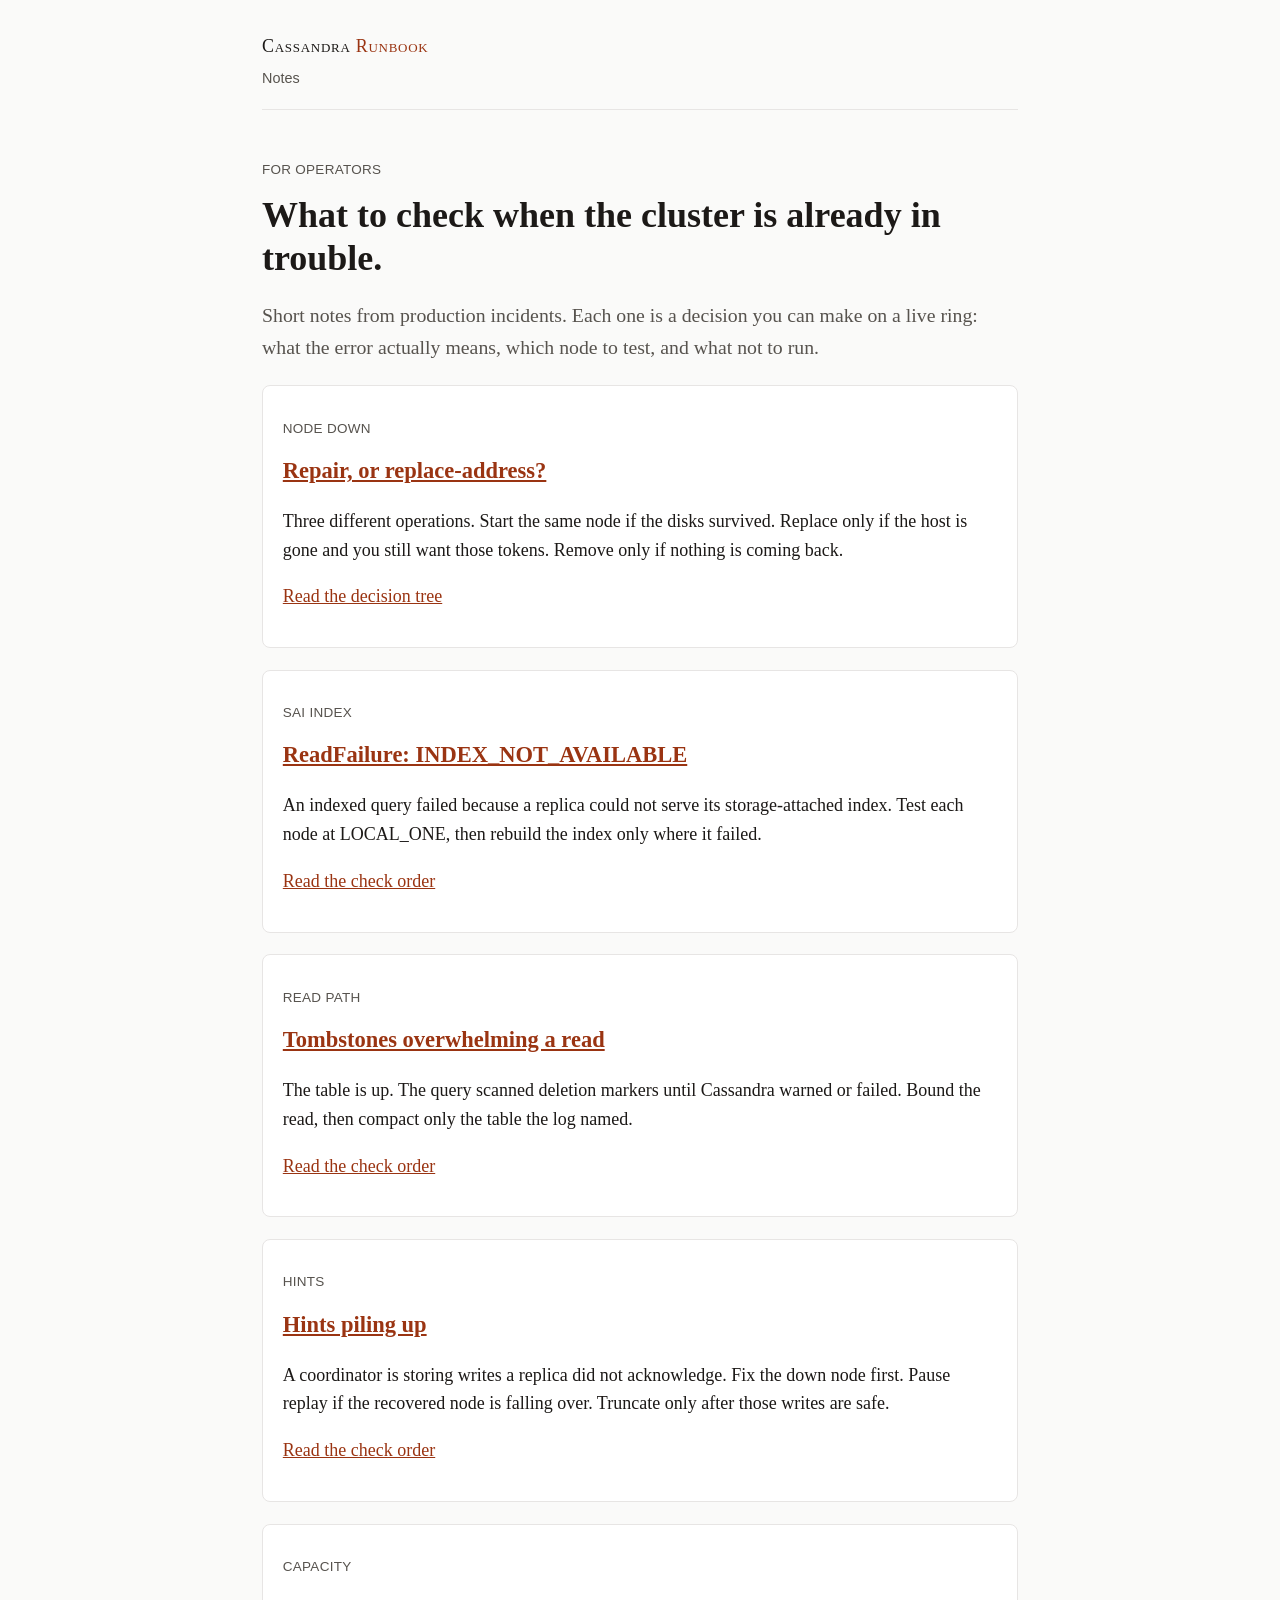
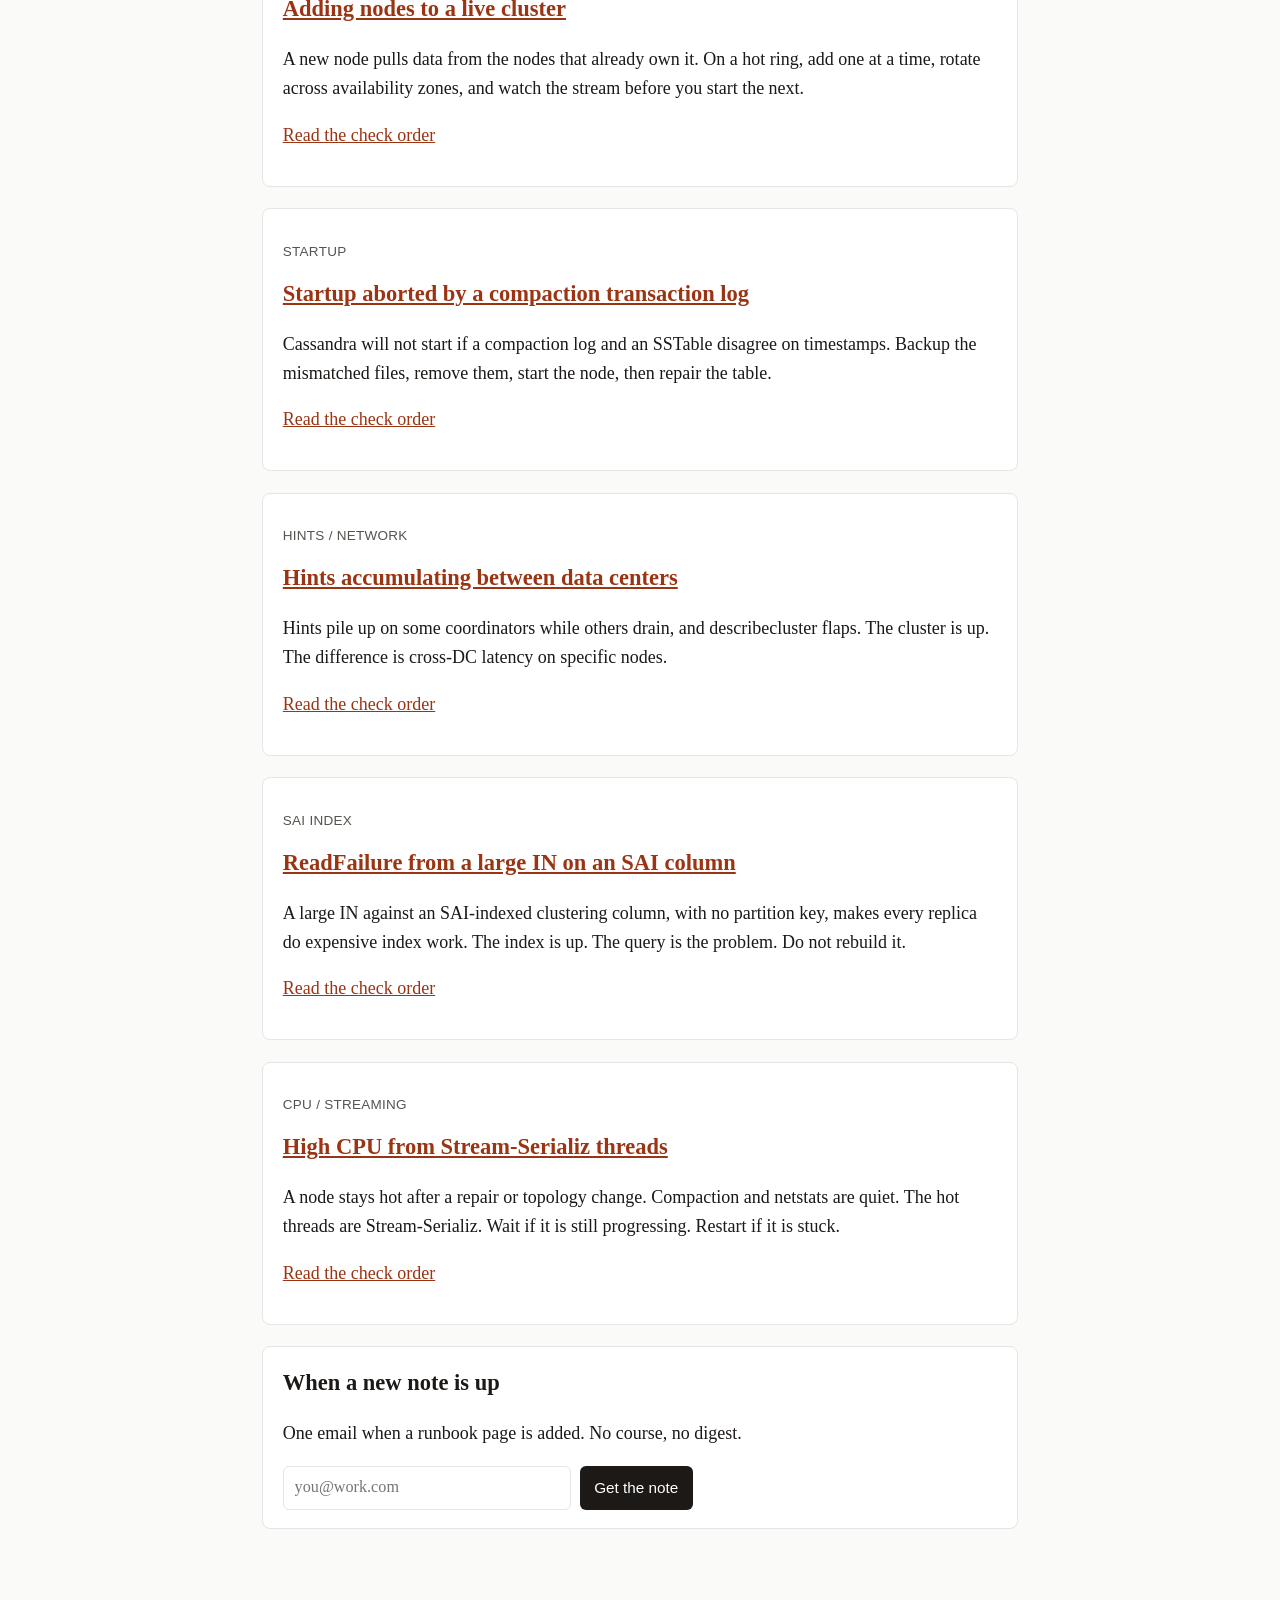
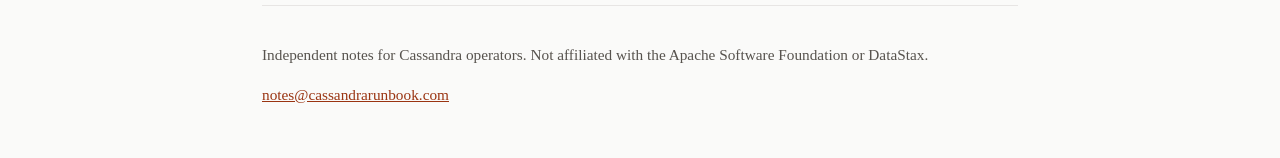
<file: index.html>
<!DOCTYPE html>
<html lang="en">
<head>
  <meta charset="utf-8">
  <meta name="viewport" content="width=device-width, initial-scale=1">
  <title>Cassandra Runbook</title>
  <meta name="description" content="Short operator notes for Apache Cassandra and DataStax Enterprise: what to check, and what not to do, when a cluster is already in trouble.">
  <link rel="stylesheet" href="style.css">
</head>
<body>
  <header>
    <a class="brand" href="index.html">Cassandra <span>Runbook</span></a>
    <nav>
      <a href="index.html">Notes</a>
    </nav>
  </header>
  <main>
    <p class="meta">FOR OPERATORS</p>
    <h1>What to check when the cluster is already in trouble.</h1>
    <p class="lede">Short notes from production incidents. Each one is a decision you can make on a live ring: what the error actually means, which node to test, and what not to run.</p>

    <article class="card">
      <p class="meta">NODE DOWN</p>
      <h2><a href="notes/repair-or-replace-address.html">Repair, or replace-address?</a></h2>
      <p>Three different operations. Start the same node if the disks survived. Replace only if the host is gone and you still want those tokens. Remove only if nothing is coming back.</p>
      <p><a href="notes/repair-or-replace-address.html">Read the decision tree</a></p>
    </article>

    <article class="card">
      <p class="meta">SAI INDEX</p>
      <h2><a href="notes/index-not-available.html">ReadFailure: INDEX_NOT_AVAILABLE</a></h2>
      <p>An indexed query failed because a replica could not serve its storage-attached index. Test each node at LOCAL_ONE, then rebuild the index only where it failed.</p>
      <p><a href="notes/index-not-available.html">Read the check order</a></p>
    </article>
    <article class="card">
      <p class="meta">READ PATH</p>
      <h2><a href="notes/tombstones.html">Tombstones overwhelming a read</a></h2>
      <p>The table is up. The query scanned deletion markers until Cassandra warned or failed. Bound the read, then compact only the table the log named.</p>
      <p><a href="notes/tombstones.html">Read the check order</a></p>
    </article>

    <article class="card">
      <p class="meta">HINTS</p>
      <h2><a href="notes/hints.html">Hints piling up</a></h2>
      <p>A coordinator is storing writes a replica did not acknowledge. Fix the down node first. Pause replay if the recovered node is falling over. Truncate only after those writes are safe.</p>
      <p><a href="notes/hints.html">Read the check order</a></p>
    </article>

    <article class="card">
      <p class="meta">CAPACITY</p>
      <h2><a href="notes/add-nodes.html">Adding nodes to a live cluster</a></h2>
      <p>A new node pulls data from the nodes that already own it. On a hot ring, add one at a time, rotate across availability zones, and watch the stream before you start the next.</p>
      <p><a href="notes/add-nodes.html">Read the check order</a></p>
    </article>

    <article class="card">
      <p class="meta">STARTUP</p>
      <h2><a href="notes/compaction-txn-log.html">Startup aborted by a compaction transaction log</a></h2>
      <p>Cassandra will not start if a compaction log and an SSTable disagree on timestamps. Backup the mismatched files, remove them, start the node, then repair the table.</p>
      <p><a href="notes/compaction-txn-log.html">Read the check order</a></p>
    </article>

    <article class="card">
      <p class="meta">HINTS / NETWORK</p>
      <h2><a href="notes/inter-dc-hints.html">Hints accumulating between data centers</a></h2>
      <p>Hints pile up on some coordinators while others drain, and describecluster flaps. The cluster is up. The difference is cross-DC latency on specific nodes.</p>
      <p><a href="notes/inter-dc-hints.html">Read the check order</a></p>
    </article>

    <article class="card">
      <p class="meta">SAI INDEX</p>
      <h2><a href="notes/sai-large-in.html">ReadFailure from a large IN on an SAI column</a></h2>
      <p>A large IN against an SAI-indexed clustering column, with no partition key, makes every replica do expensive index work. The index is up. The query is the problem. Do not rebuild it.</p>
      <p><a href="notes/sai-large-in.html">Read the check order</a></p>
    </article>

    <article class="card">
      <p class="meta">CPU / STREAMING</p>
      <h2><a href="notes/stream-serializ-cpu.html">High CPU from Stream-Serializ threads</a></h2>
      <p>A node stays hot after a repair or topology change. Compaction and netstats are quiet. The hot threads are Stream-Serializ. Wait if it is still progressing. Restart if it is stuck.</p>
      <p><a href="notes/stream-serializ-cpu.html">Read the check order</a></p>
    </article>

    <section class="card">
      <h2>When a new note is up</h2>
      <p>One email when a runbook page is added. No course, no digest.</p>
      <form action="https://buttondown.com/api/emails/embed-subscribe/cassandrarunbook" method="post">
        <input type="email" name="email" placeholder="you@work.com" aria-label="Email" required>
        <input type="hidden" name="embed" value="1">
        <button type="submit">Get the note</button>
      </form>
    </section>
  </main>
  <footer>
    <p>Independent notes for Cassandra operators. Not affiliated with the Apache Software Foundation or DataStax.</p>
    <p><a href="mailto:notes@cassandrarunbook.com">notes@cassandrarunbook.com</a></p>
  </footer>
</body>
</html>
</file>
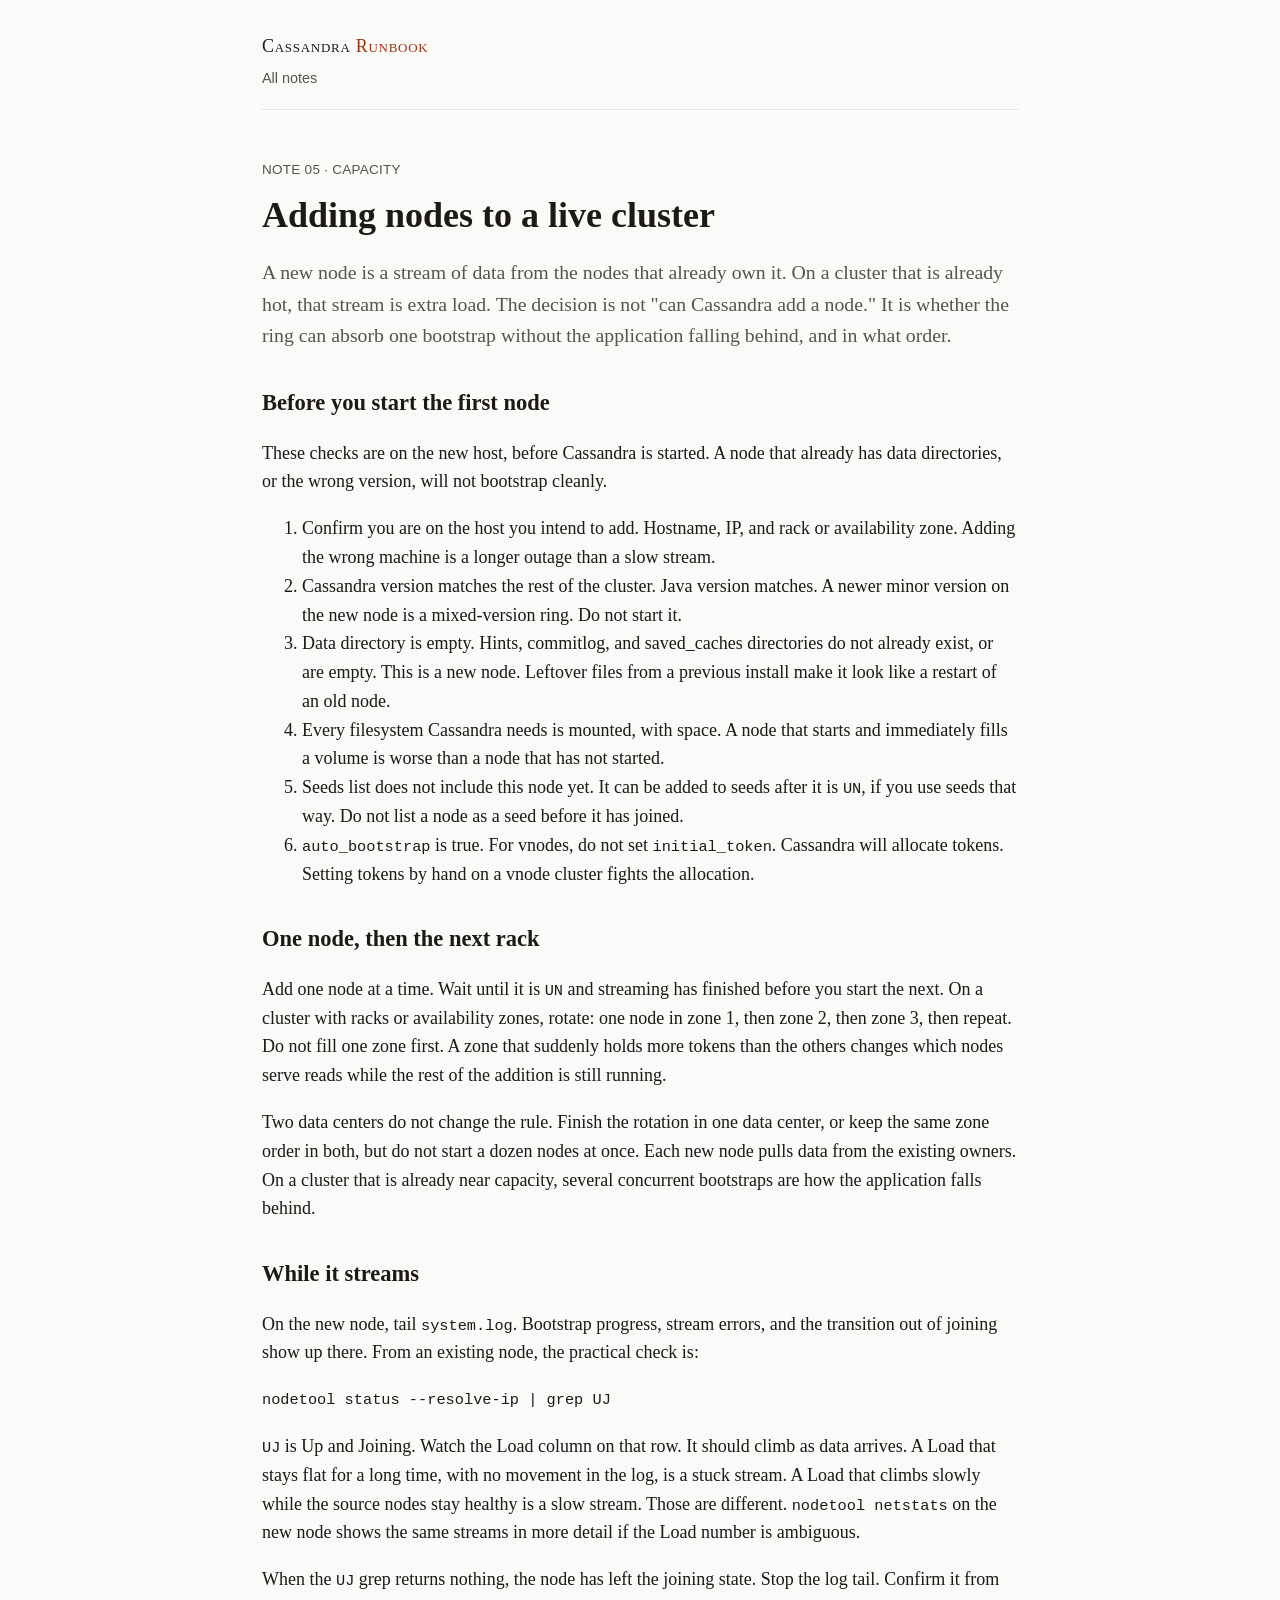
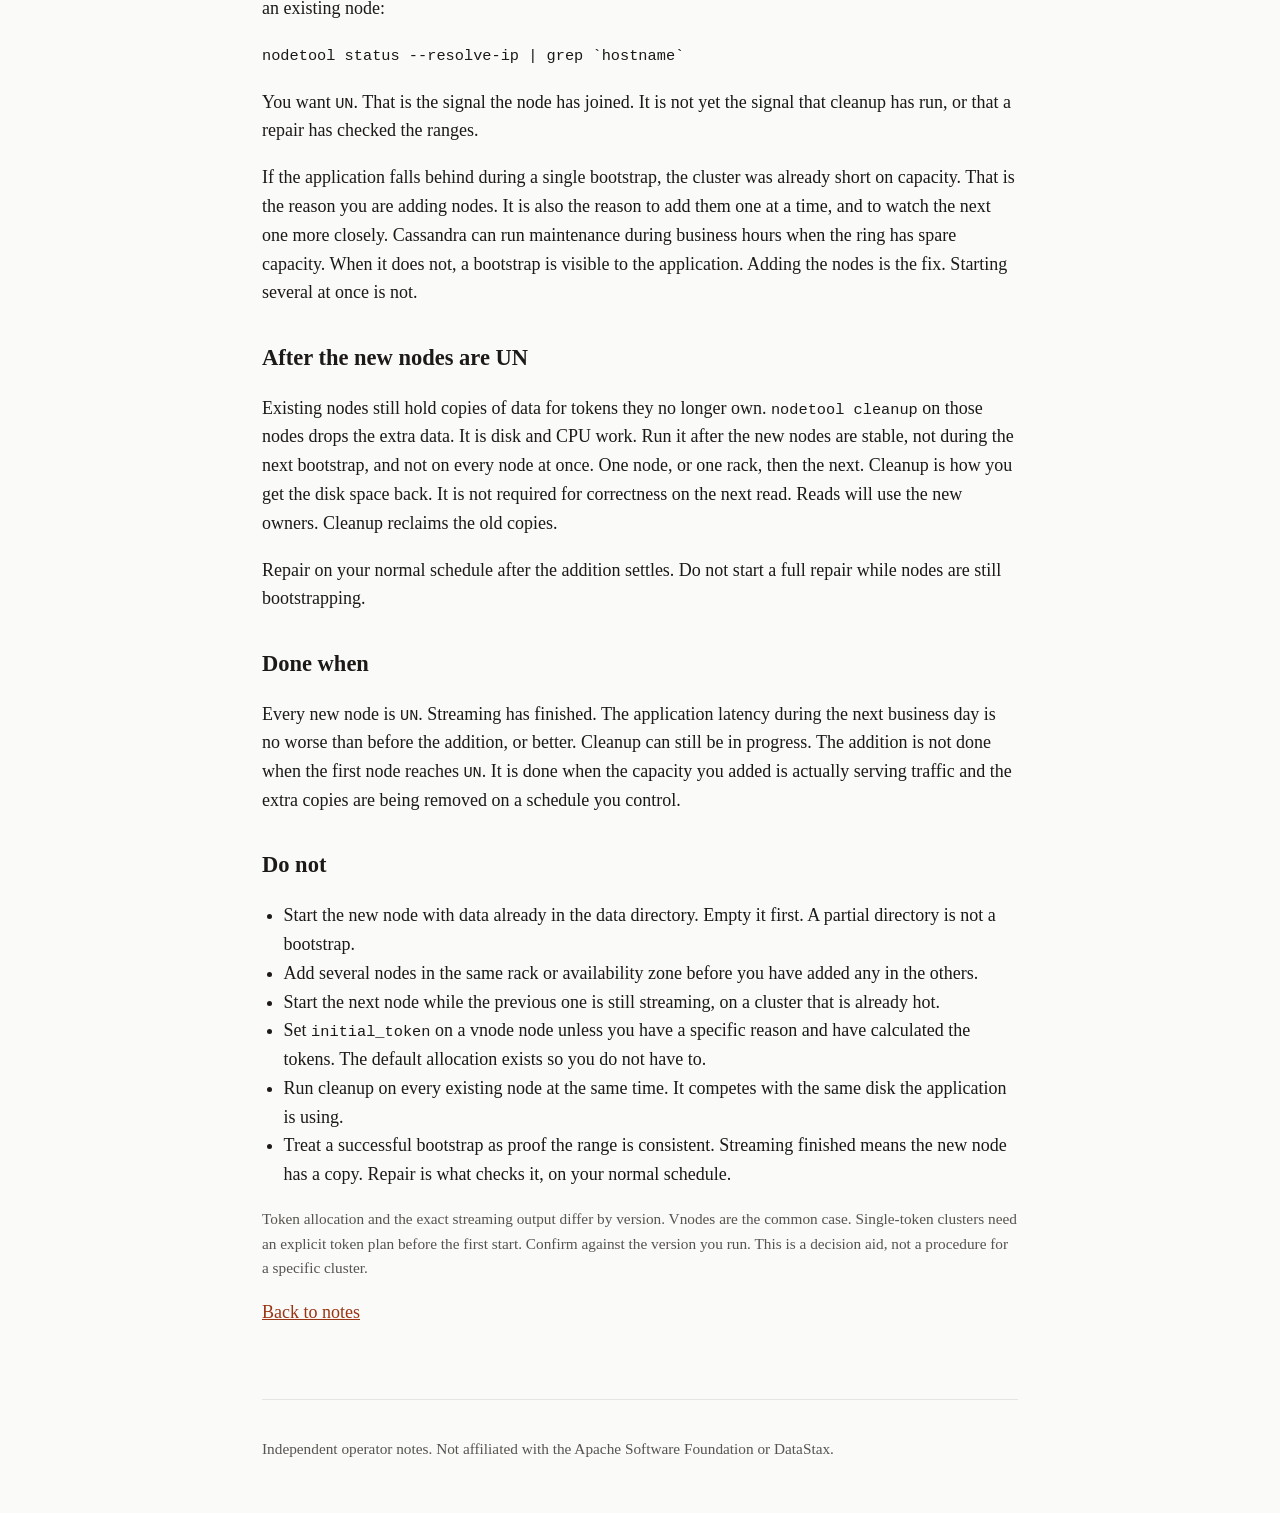
<file: notes/add-nodes.html>
<!DOCTYPE html>
<html lang="en">
<head>
  <meta charset="utf-8">
  <meta name="viewport" content="width=device-width, initial-scale=1">
  <title>Adding nodes to a live cluster — Cassandra Runbook</title>
  <meta name="description" content="What to check before starting a new Cassandra node, how to add nodes across racks or availability zones, and when to run cleanup.">
  <link rel="stylesheet" href="../style.css">
</head>
<body>
  <header>
    <a class="brand" href="../index.html">Cassandra <span>Runbook</span></a>
    <nav>
      <a href="../index.html">All notes</a>
    </nav>
  </header>
  <main>
    <p class="meta">NOTE 05 · CAPACITY</p>
    <h1>Adding nodes to a live cluster</h1>
    <p class="lede">A new node is a stream of data from the nodes that already own it. On a cluster that is already hot, that stream is extra load. The decision is not "can Cassandra add a node." It is whether the ring can absorb one bootstrap without the application falling behind, and in what order.</p>

    <h2>Before you start the first node</h2>
    <p>These checks are on the new host, before Cassandra is started. A node that already has data directories, or the wrong version, will not bootstrap cleanly.</p>
    <ol>
      <li>Confirm you are on the host you intend to add. Hostname, IP, and rack or availability zone. Adding the wrong machine is a longer outage than a slow stream.</li>
      <li>Cassandra version matches the rest of the cluster. Java version matches. A newer minor version on the new node is a mixed-version ring. Do not start it.</li>
      <li>Data directory is empty. Hints, commitlog, and saved_caches directories do not already exist, or are empty. This is a new node. Leftover files from a previous install make it look like a restart of an old node.</li>
      <li>Every filesystem Cassandra needs is mounted, with space. A node that starts and immediately fills a volume is worse than a node that has not started.</li>
      <li>Seeds list does not include this node yet. It can be added to seeds after it is <code>UN</code>, if you use seeds that way. Do not list a node as a seed before it has joined.</li>
      <li><code>auto_bootstrap</code> is true. For vnodes, do not set <code>initial_token</code>. Cassandra will allocate tokens. Setting tokens by hand on a vnode cluster fights the allocation.</li>
    </ol>

    <h2>One node, then the next rack</h2>
    <p>Add one node at a time. Wait until it is <code>UN</code> and streaming has finished before you start the next. On a cluster with racks or availability zones, rotate: one node in zone 1, then zone 2, then zone 3, then repeat. Do not fill one zone first. A zone that suddenly holds more tokens than the others changes which nodes serve reads while the rest of the addition is still running.</p>
    <p>Two data centers do not change the rule. Finish the rotation in one data center, or keep the same zone order in both, but do not start a dozen nodes at once. Each new node pulls data from the existing owners. On a cluster that is already near capacity, several concurrent bootstraps are how the application falls behind.</p>

    <h2>While it streams</h2>
    <p>On the new node, tail <code>system.log</code>. Bootstrap progress, stream errors, and the transition out of joining show up there. From an existing node, the practical check is:</p>
    <pre><code>nodetool status --resolve-ip | grep UJ</code></pre>
    <p><code>UJ</code> is Up and Joining. Watch the Load column on that row. It should climb as data arrives. A Load that stays flat for a long time, with no movement in the log, is a stuck stream. A Load that climbs slowly while the source nodes stay healthy is a slow stream. Those are different. <code>nodetool netstats</code> on the new node shows the same streams in more detail if the Load number is ambiguous.</p>
    <p>When the <code>UJ</code> grep returns nothing, the node has left the joining state. Stop the log tail. Confirm it from an existing node:</p>
    <pre><code>nodetool status --resolve-ip | grep `hostname`</code></pre>
    <p>You want <code>UN</code>. That is the signal the node has joined. It is not yet the signal that cleanup has run, or that a repair has checked the ranges.</p>
    <p>If the application falls behind during a single bootstrap, the cluster was already short on capacity. That is the reason you are adding nodes. It is also the reason to add them one at a time, and to watch the next one more closely. Cassandra can run maintenance during business hours when the ring has spare capacity. When it does not, a bootstrap is visible to the application. Adding the nodes is the fix. Starting several at once is not.</p>

    <h2>After the new nodes are UN</h2>
    <p>Existing nodes still hold copies of data for tokens they no longer own. <code>nodetool cleanup</code> on those nodes drops the extra data. It is disk and CPU work. Run it after the new nodes are stable, not during the next bootstrap, and not on every node at once. One node, or one rack, then the next. Cleanup is how you get the disk space back. It is not required for correctness on the next read. Reads will use the new owners. Cleanup reclaims the old copies.</p>
    <p>Repair on your normal schedule after the addition settles. Do not start a full repair while nodes are still bootstrapping.</p>

    <h2>Done when</h2>
    <p>Every new node is <code>UN</code>. Streaming has finished. The application latency during the next business day is no worse than before the addition, or better. Cleanup can still be in progress. The addition is not done when the first node reaches <code>UN</code>. It is done when the capacity you added is actually serving traffic and the extra copies are being removed on a schedule you control.</p>

    <h2>Do not</h2>
    <ul>
      <li>Start the new node with data already in the data directory. Empty it first. A partial directory is not a bootstrap.</li>
      <li>Add several nodes in the same rack or availability zone before you have added any in the others.</li>
      <li>Start the next node while the previous one is still streaming, on a cluster that is already hot.</li>
      <li>Set <code>initial_token</code> on a vnode node unless you have a specific reason and have calculated the tokens. The default allocation exists so you do not have to.</li>
      <li>Run cleanup on every existing node at the same time. It competes with the same disk the application is using.</li>
      <li>Treat a successful bootstrap as proof the range is consistent. Streaming finished means the new node has a copy. Repair is what checks it, on your normal schedule.</li>
    </ul>

    <p class="note">Token allocation and the exact streaming output differ by version. Vnodes are the common case. Single-token clusters need an explicit token plan before the first start. Confirm against the version you run. This is a decision aid, not a procedure for a specific cluster.</p>
    <p><a href="../index.html">Back to notes</a></p>
  </main>
  <footer>
    <p>Independent operator notes. Not affiliated with the Apache Software Foundation or DataStax.</p>
  </footer>
</body>
</html>
</file>
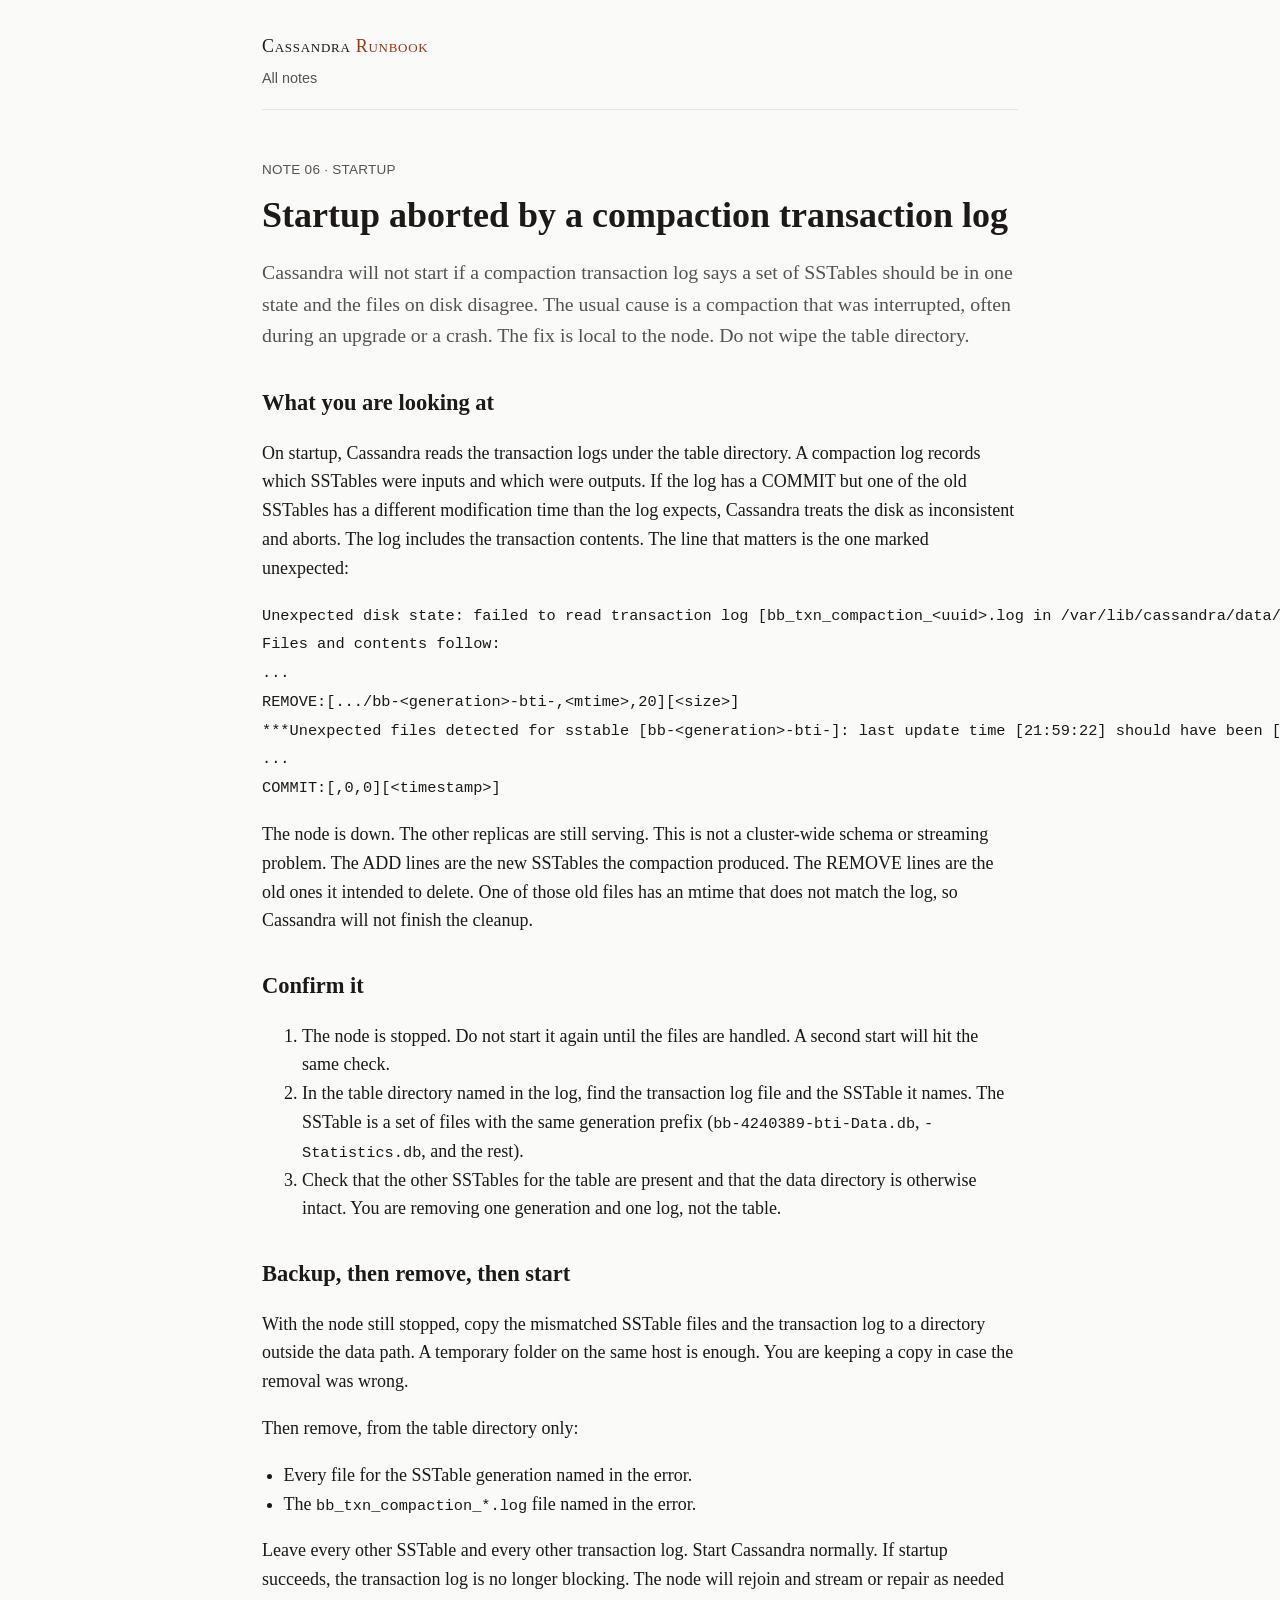
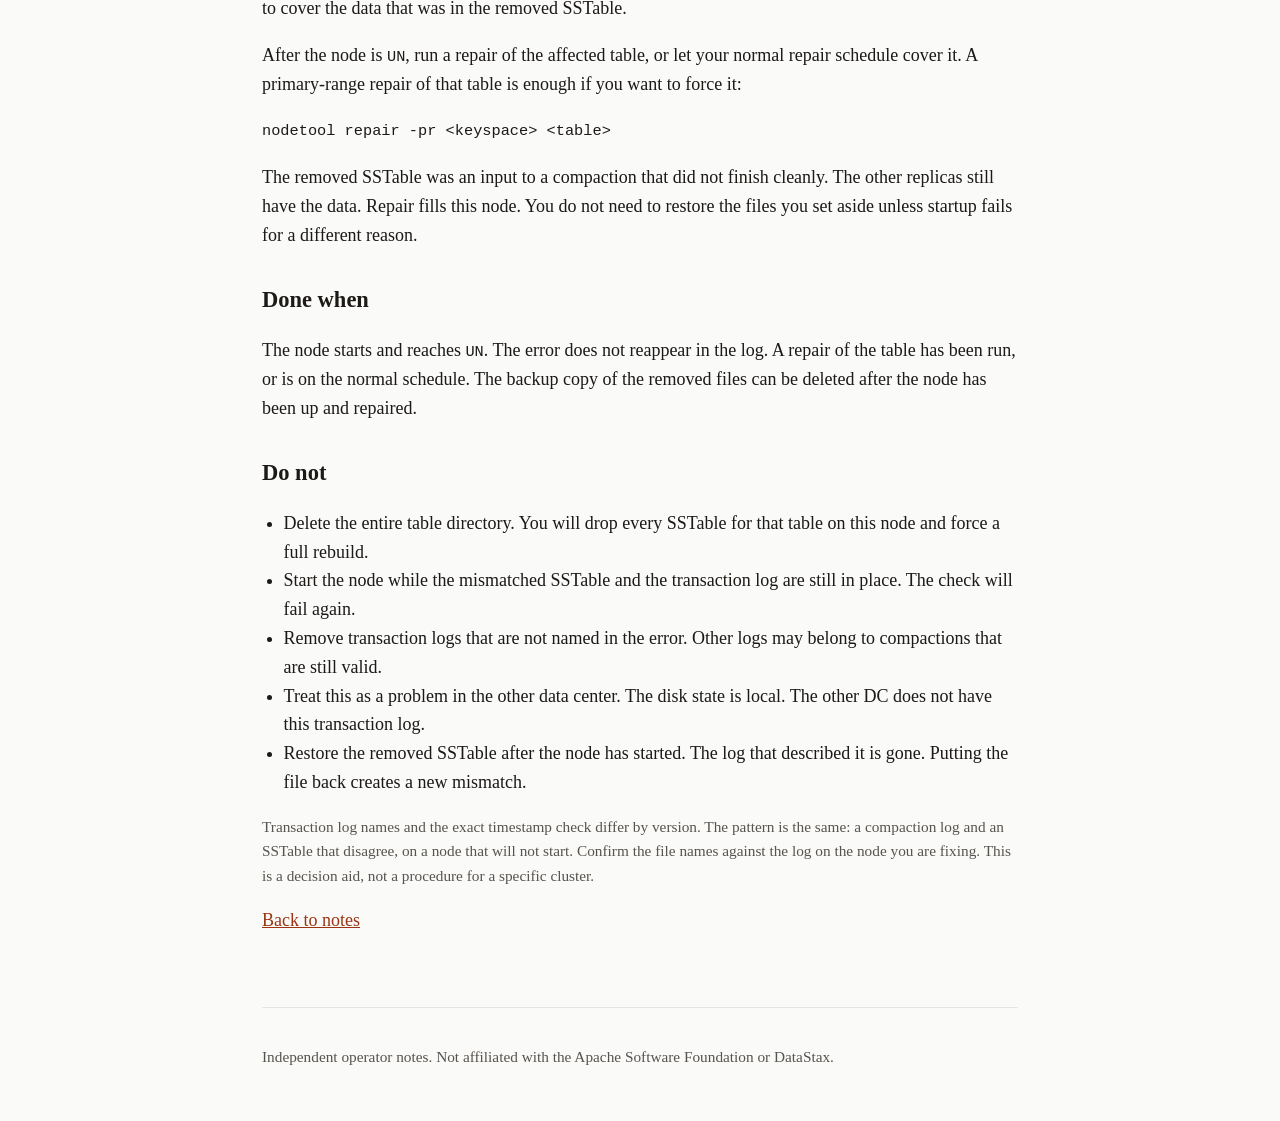
<file: notes/compaction-txn-log.html>
<!DOCTYPE html>
<html lang="en">
<head>
  <meta charset="utf-8">
  <meta name="viewport" content="width=device-width, initial-scale=1">
  <title>Startup aborted by a compaction transaction log — Cassandra Runbook</title>
  <meta name="description" content="What to do when Cassandra refuses to start because a compaction transaction log and an SSTable disagree on timestamps. Backup, remove the mismatched files, start, then repair.">
  <link rel="stylesheet" href="../style.css">
</head>
<body>
  <header>
    <a class="brand" href="../index.html">Cassandra <span>Runbook</span></a>
    <nav>
      <a href="../index.html">All notes</a>
    </nav>
  </header>
  <main>
    <p class="meta">NOTE 06 · STARTUP</p>
    <h1>Startup aborted by a compaction transaction log</h1>
    <p class="lede">Cassandra will not start if a compaction transaction log says a set of SSTables should be in one state and the files on disk disagree. The usual cause is a compaction that was interrupted, often during an upgrade or a crash. The fix is local to the node. Do not wipe the table directory.</p>

    <h2>What you are looking at</h2>
    <p>On startup, Cassandra reads the transaction logs under the table directory. A compaction log records which SSTables were inputs and which were outputs. If the log has a COMMIT but one of the old SSTables has a different modification time than the log expects, Cassandra treats the disk as inconsistent and aborts. The log includes the transaction contents. The line that matters is the one marked unexpected:</p>
    <pre><code>Unexpected disk state: failed to read transaction log [bb_txn_compaction_&lt;uuid&gt;.log in /var/lib/cassandra/data/&lt;keyspace&gt;/&lt;table&gt;-&lt;id&gt;]
Files and contents follow:
...
REMOVE:[.../bb-&lt;generation&gt;-bti-,&lt;mtime&gt;,20][&lt;size&gt;]
***Unexpected files detected for sstable [bb-&lt;generation&gt;-bti-]: last update time [21:59:22] should have been [22:03:20]
...
COMMIT:[,0,0][&lt;timestamp&gt;]</code></pre>
    <p>The node is down. The other replicas are still serving. This is not a cluster-wide schema or streaming problem. The ADD lines are the new SSTables the compaction produced. The REMOVE lines are the old ones it intended to delete. One of those old files has an mtime that does not match the log, so Cassandra will not finish the cleanup.</p>

    <h2>Confirm it</h2>
    <ol>
      <li>The node is stopped. Do not start it again until the files are handled. A second start will hit the same check.</li>
      <li>In the table directory named in the log, find the transaction log file and the SSTable it names. The SSTable is a set of files with the same generation prefix (<code>bb-4240389-bti-Data.db</code>, <code>-Statistics.db</code>, and the rest).</li>
      <li>Check that the other SSTables for the table are present and that the data directory is otherwise intact. You are removing one generation and one log, not the table.</li>
    </ol>

    <h2>Backup, then remove, then start</h2>
    <p>With the node still stopped, copy the mismatched SSTable files and the transaction log to a directory outside the data path. A temporary folder on the same host is enough. You are keeping a copy in case the removal was wrong.</p>
    <p>Then remove, from the table directory only:</p>
    <ul>
      <li>Every file for the SSTable generation named in the error.</li>
      <li>The <code>bb_txn_compaction_*.log</code> file named in the error.</li>
    </ul>
    <p>Leave every other SSTable and every other transaction log. Start Cassandra normally. If startup succeeds, the transaction log is no longer blocking. The node will rejoin and stream or repair as needed to cover the data that was in the removed SSTable.</p>
    <p>After the node is <code>UN</code>, run a repair of the affected table, or let your normal repair schedule cover it. A primary-range repair of that table is enough if you want to force it:</p>
    <pre><code>nodetool repair -pr &lt;keyspace&gt; &lt;table&gt;</code></pre>
    <p>The removed SSTable was an input to a compaction that did not finish cleanly. The other replicas still have the data. Repair fills this node. You do not need to restore the files you set aside unless startup fails for a different reason.</p>

    <h2>Done when</h2>
    <p>The node starts and reaches <code>UN</code>. The error does not reappear in the log. A repair of the table has been run, or is on the normal schedule. The backup copy of the removed files can be deleted after the node has been up and repaired.</p>

    <h2>Do not</h2>
    <ul>
      <li>Delete the entire table directory. You will drop every SSTable for that table on this node and force a full rebuild.</li>
      <li>Start the node while the mismatched SSTable and the transaction log are still in place. The check will fail again.</li>
      <li>Remove transaction logs that are not named in the error. Other logs may belong to compactions that are still valid.</li>
      <li>Treat this as a problem in the other data center. The disk state is local. The other DC does not have this transaction log.</li>
      <li>Restore the removed SSTable after the node has started. The log that described it is gone. Putting the file back creates a new mismatch.</li>
    </ul>

    <p class="note">Transaction log names and the exact timestamp check differ by version. The pattern is the same: a compaction log and an SSTable that disagree, on a node that will not start. Confirm the file names against the log on the node you are fixing. This is a decision aid, not a procedure for a specific cluster.</p>
    <p><a href="../index.html">Back to notes</a></p>
  </main>
  <footer>
    <p>Independent operator notes. Not affiliated with the Apache Software Foundation or DataStax.</p>
  </footer>
</body>
</html>
</file>
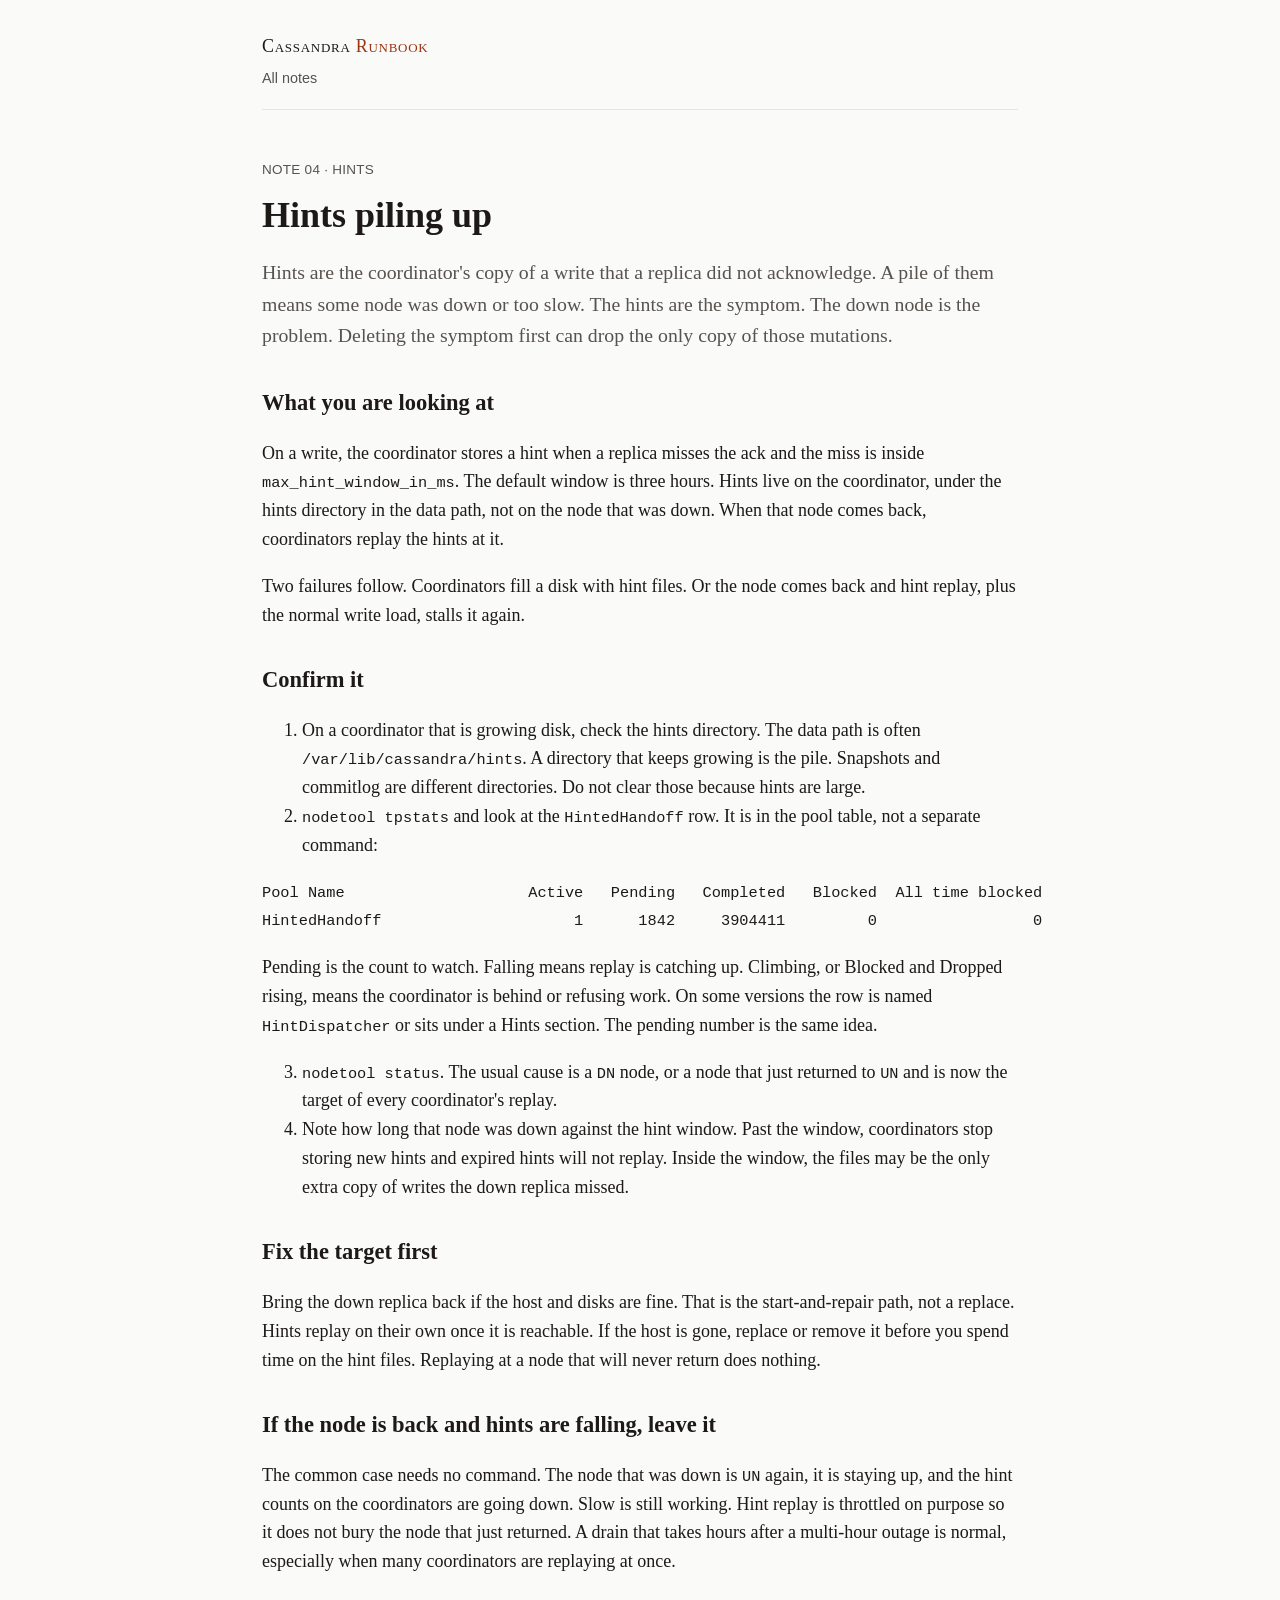
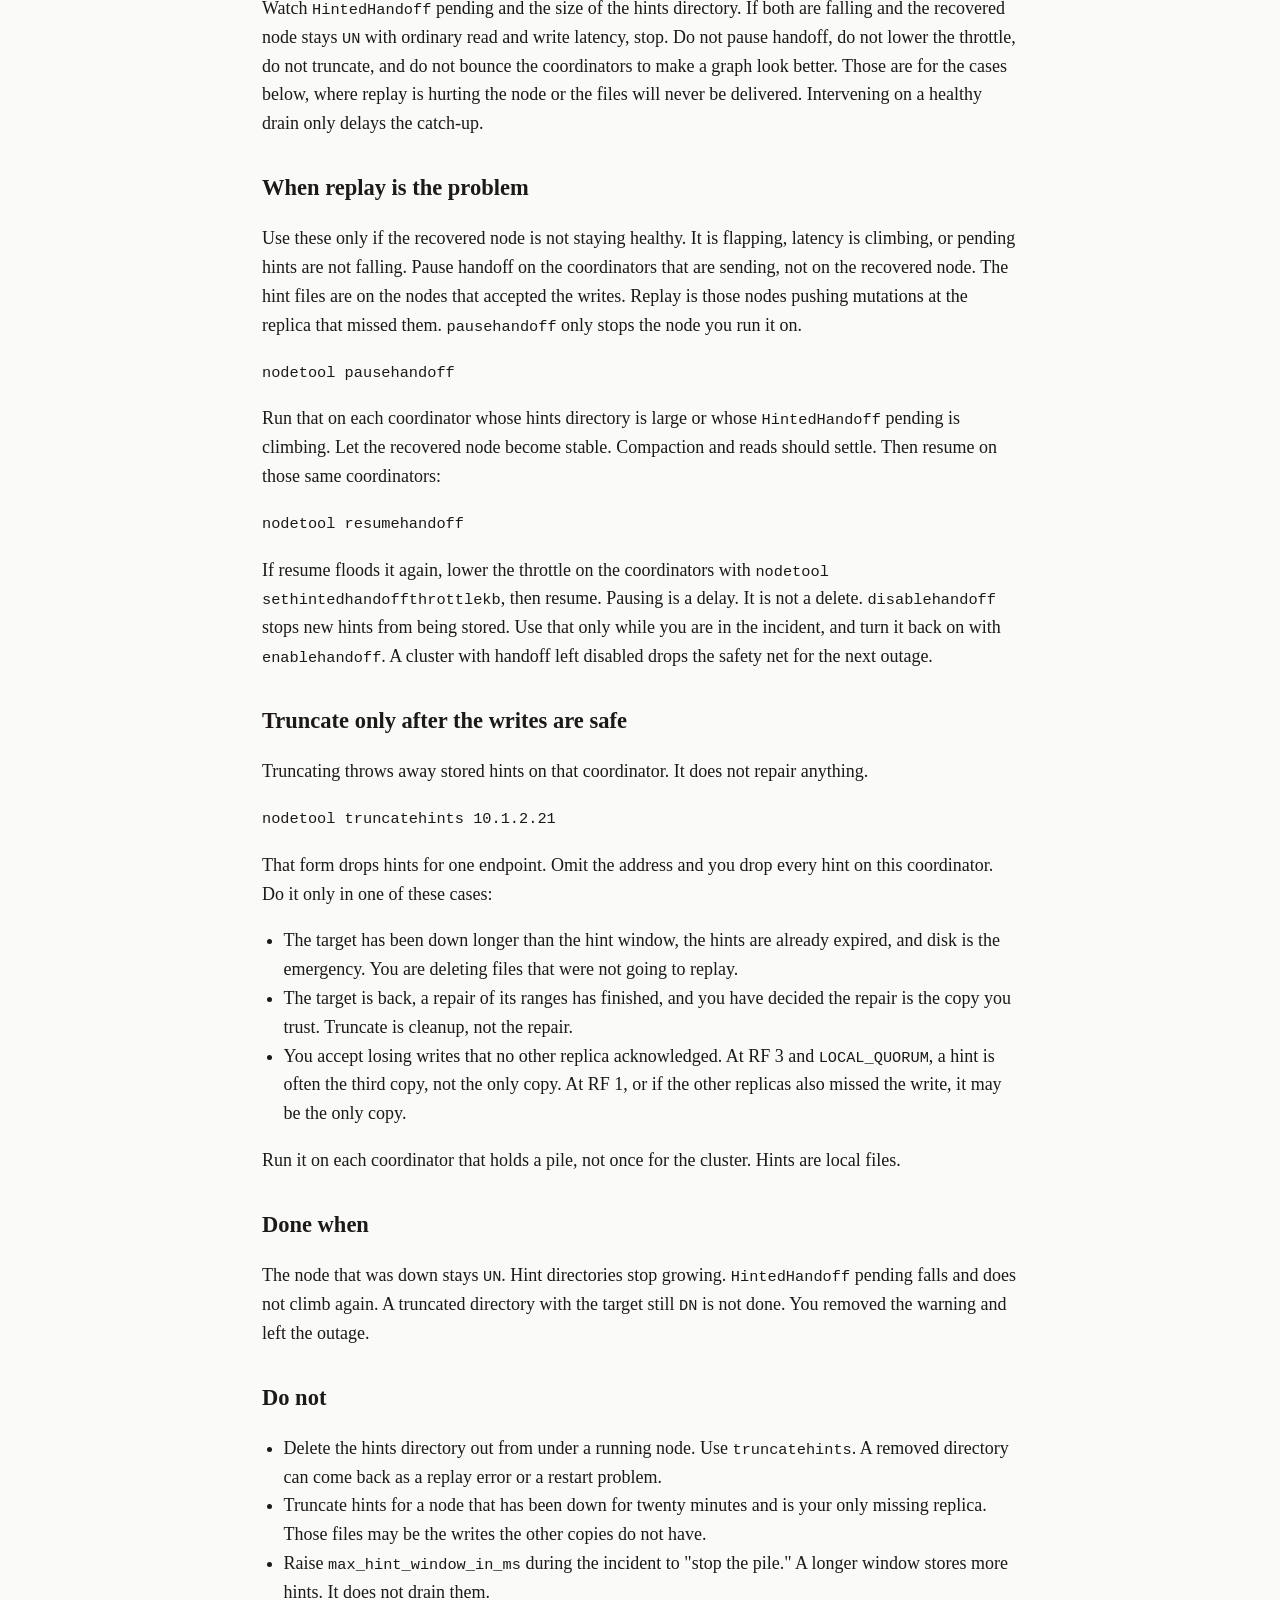
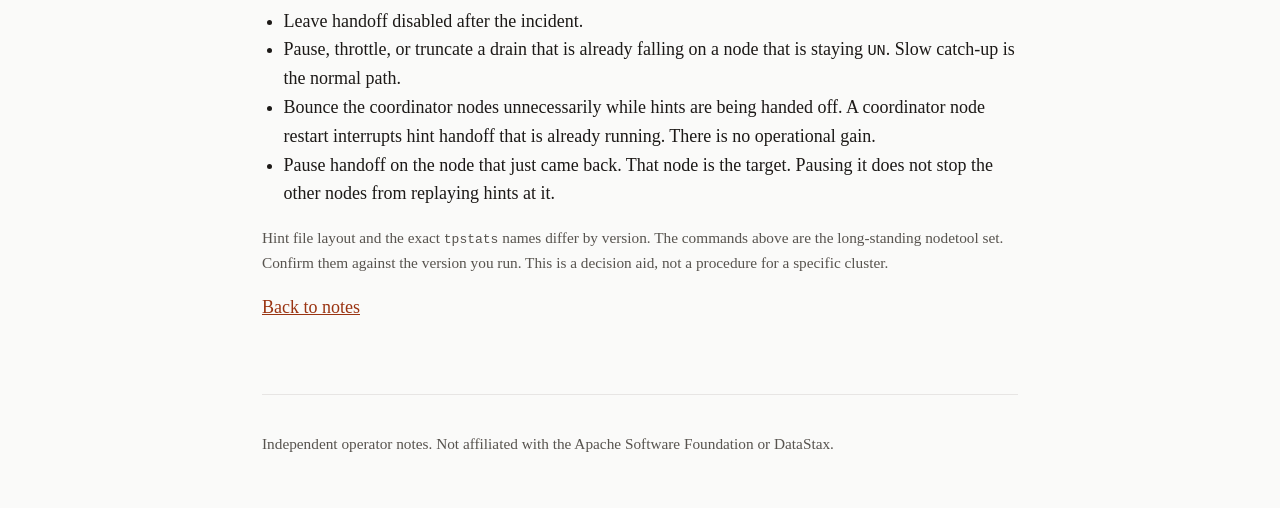
<file: notes/hints.html>
<!DOCTYPE html>
<html lang="en">
<head>
  <meta charset="utf-8">
  <meta name="viewport" content="width=device-width, initial-scale=1">
  <title>Hints piling up — Cassandra Runbook</title>
  <meta name="description" content="What to do when Cassandra hinted handoff fills disk or a restarted node is buried in hint replay. Find the down replica first. Truncate only after you know the writes exist elsewhere.">
  <link rel="stylesheet" href="../style.css">
</head>
<body>
  <header>
    <a class="brand" href="../index.html">Cassandra <span>Runbook</span></a>
    <nav>
      <a href="../index.html">All notes</a>
    </nav>
  </header>
  <main>
    <p class="meta">NOTE 04 · HINTS</p>
    <h1>Hints piling up</h1>
    <p class="lede">Hints are the coordinator's copy of a write that a replica did not acknowledge. A pile of them means some node was down or too slow. The hints are the symptom. The down node is the problem. Deleting the symptom first can drop the only copy of those mutations.</p>

    <h2>What you are looking at</h2>
    <p>On a write, the coordinator stores a hint when a replica misses the ack and the miss is inside <code>max_hint_window_in_ms</code>. The default window is three hours. Hints live on the coordinator, under the hints directory in the data path, not on the node that was down. When that node comes back, coordinators replay the hints at it.</p>
    <p>Two failures follow. Coordinators fill a disk with hint files. Or the node comes back and hint replay, plus the normal write load, stalls it again.</p>

    <h2>Confirm it</h2>
    <ol>
      <li>On a coordinator that is growing disk, check the hints directory. The data path is often <code>/var/lib/cassandra/hints</code>. A directory that keeps growing is the pile. Snapshots and commitlog are different directories. Do not clear those because hints are large.</li>
      <li><code>nodetool tpstats</code> and look at the <code>HintedHandoff</code> row. It is in the pool table, not a separate command:</li>
    </ol>
    <pre><code>Pool Name                    Active   Pending   Completed   Blocked  All time blocked
HintedHandoff                     1      1842     3904411         0                 0</code></pre>
    <p>Pending is the count to watch. Falling means replay is catching up. Climbing, or Blocked and Dropped rising, means the coordinator is behind or refusing work. On some versions the row is named <code>HintDispatcher</code> or sits under a Hints section. The pending number is the same idea.</p>
    <ol start="3">
      <li><code>nodetool status</code>. The usual cause is a <code>DN</code> node, or a node that just returned to <code>UN</code> and is now the target of every coordinator's replay.</li>
      <li>Note how long that node was down against the hint window. Past the window, coordinators stop storing new hints and expired hints will not replay. Inside the window, the files may be the only extra copy of writes the down replica missed.</li>
    </ol>

    <h2>Fix the target first</h2>
    <p>Bring the down replica back if the host and disks are fine. That is the start-and-repair path, not a replace. Hints replay on their own once it is reachable. If the host is gone, replace or remove it before you spend time on the hint files. Replaying at a node that will never return does nothing.</p>
    <h2>If the node is back and hints are falling, leave it</h2>
    <p>The common case needs no command. The node that was down is <code>UN</code> again, it is staying up, and the hint counts on the coordinators are going down. Slow is still working. Hint replay is throttled on purpose so it does not bury the node that just returned. A drain that takes hours after a multi-hour outage is normal, especially when many coordinators are replaying at once.</p>
    <p>Watch <code>HintedHandoff</code> pending and the size of the hints directory. If both are falling and the recovered node stays <code>UN</code> with ordinary read and write latency, stop. Do not pause handoff, do not lower the throttle, do not truncate, and do not bounce the coordinators to make a graph look better. Those are for the cases below, where replay is hurting the node or the files will never be delivered. Intervening on a healthy drain only delays the catch-up.</p>

    <h2>When replay is the problem</h2>
    <p>Use these only if the recovered node is not staying healthy. It is flapping, latency is climbing, or pending hints are not falling. Pause handoff on the coordinators that are sending, not on the recovered node. The hint files are on the nodes that accepted the writes. Replay is those nodes pushing mutations at the replica that missed them. <code>pausehandoff</code> only stops the node you run it on.</p>
    <pre><code>nodetool pausehandoff</code></pre>
    <p>Run that on each coordinator whose hints directory is large or whose <code>HintedHandoff</code> pending is climbing. Let the recovered node become stable. Compaction and reads should settle. Then resume on those same coordinators:</p>
    <pre><code>nodetool resumehandoff</code></pre>
    <p>If resume floods it again, lower the throttle on the coordinators with <code>nodetool sethintedhandoffthrottlekb</code>, then resume. Pausing is a delay. It is not a delete. <code>disablehandoff</code> stops new hints from being stored. Use that only while you are in the incident, and turn it back on with <code>enablehandoff</code>. A cluster with handoff left disabled drops the safety net for the next outage.</p>

    <h2>Truncate only after the writes are safe</h2>
    <p>Truncating throws away stored hints on that coordinator. It does not repair anything.</p>
    <pre><code>nodetool truncatehints 10.1.2.21</code></pre>
    <p>That form drops hints for one endpoint. Omit the address and you drop every hint on this coordinator. Do it only in one of these cases:</p>
    <ul>
      <li>The target has been down longer than the hint window, the hints are already expired, and disk is the emergency. You are deleting files that were not going to replay.</li>
      <li>The target is back, a repair of its ranges has finished, and you have decided the repair is the copy you trust. Truncate is cleanup, not the repair.</li>
      <li>You accept losing writes that no other replica acknowledged. At RF 3 and <code>LOCAL_QUORUM</code>, a hint is often the third copy, not the only copy. At RF 1, or if the other replicas also missed the write, it may be the only copy.</li>
    </ul>
    <p>Run it on each coordinator that holds a pile, not once for the cluster. Hints are local files.</p>

    <h2>Done when</h2>
    <p>The node that was down stays <code>UN</code>. Hint directories stop growing. <code>HintedHandoff</code> pending falls and does not climb again. A truncated directory with the target still <code>DN</code> is not done. You removed the warning and left the outage.</p>

    <h2>Do not</h2>
    <ul>
      <li>Delete the hints directory out from under a running node. Use <code>truncatehints</code>. A removed directory can come back as a replay error or a restart problem.</li>
      <li>Truncate hints for a node that has been down for twenty minutes and is your only missing replica. Those files may be the writes the other copies do not have.</li>
      <li>Raise <code>max_hint_window_in_ms</code> during the incident to "stop the pile." A longer window stores more hints. It does not drain them.</li>
      <li>Leave handoff disabled after the incident.</li>
      <li>Pause, throttle, or truncate a drain that is already falling on a node that is staying <code>UN</code>. Slow catch-up is the normal path.</li>
      <li>Bounce the coordinator nodes unnecessarily while hints are being handed off. A coordinator node restart interrupts hint handoff that is already running. There is no operational gain.</li>
      <li>Pause handoff on the node that just came back. That node is the target. Pausing it does not stop the other nodes from replaying hints at it.</li>
    </ul>

    <p class="note">Hint file layout and the exact <code>tpstats</code> names differ by version. The commands above are the long-standing nodetool set. Confirm them against the version you run. This is a decision aid, not a procedure for a specific cluster.</p>
    <p><a href="../index.html">Back to notes</a></p>
  </main>
  <footer>
    <p>Independent operator notes. Not affiliated with the Apache Software Foundation or DataStax.</p>
  </footer>
</body>
</html>
</file>
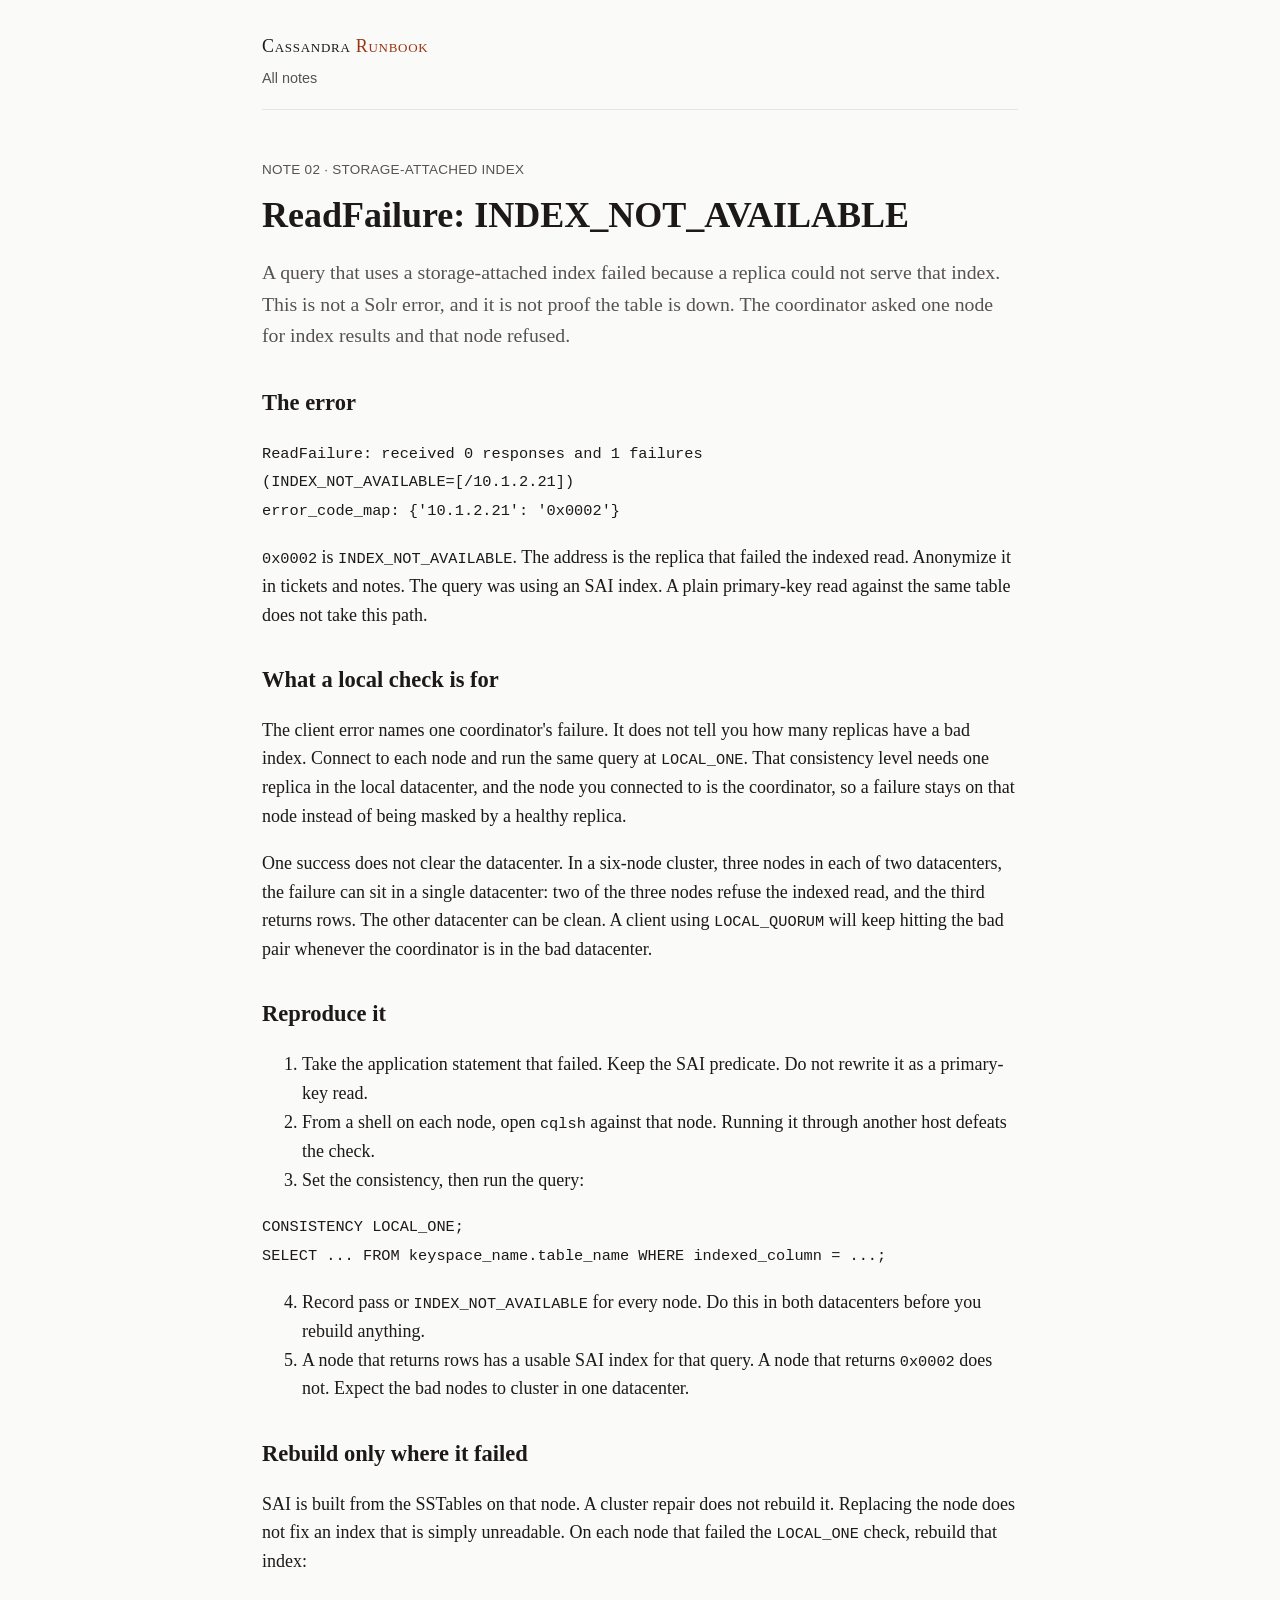
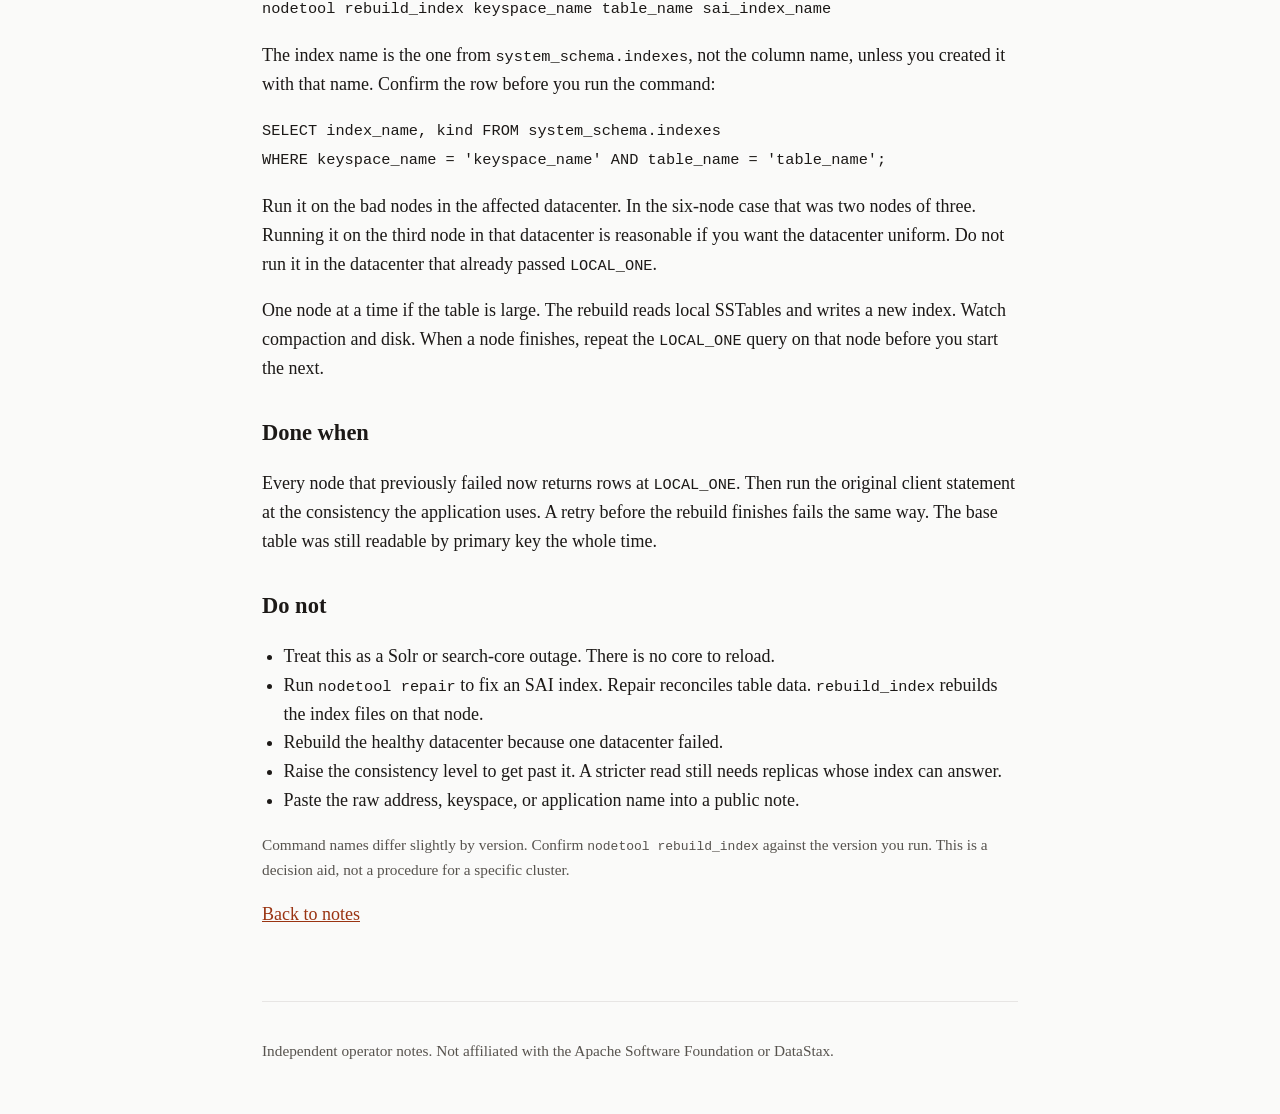
<file: notes/index-not-available.html>
<!DOCTYPE html>
<html lang="en">
<head>
  <meta charset="utf-8">
  <meta name="viewport" content="width=device-width, initial-scale=1">
  <title>INDEX_NOT_AVAILABLE on an SAI read — Cassandra Runbook</title>
  <meta name="description" content="How to find which replicas have a bad storage-attached index by querying each node at LOCAL_ONE, then rebuild the index only in the affected datacenter.">
  <link rel="stylesheet" href="../style.css">
</head>
<body>
  <header>
    <a class="brand" href="../index.html">Cassandra <span>Runbook</span></a>
    <nav>
      <a href="../index.html">All notes</a>
    </nav>
  </header>
  <main>
    <p class="meta">NOTE 02 · STORAGE-ATTACHED INDEX</p>
    <h1>ReadFailure: INDEX_NOT_AVAILABLE</h1>
    <p class="lede">A query that uses a storage-attached index failed because a replica could not serve that index. This is not a Solr error, and it is not proof the table is down. The coordinator asked one node for index results and that node refused.</p>

    <h2>The error</h2>
    <pre><code>ReadFailure: received 0 responses and 1 failures
(INDEX_NOT_AVAILABLE=[/10.1.2.21])
error_code_map: {'10.1.2.21': '0x0002'}</code></pre>
    <p><code>0x0002</code> is <code>INDEX_NOT_AVAILABLE</code>. The address is the replica that failed the indexed read. Anonymize it in tickets and notes. The query was using an SAI index. A plain primary-key read against the same table does not take this path.</p>

    <h2>What a local check is for</h2>
    <p>The client error names one coordinator's failure. It does not tell you how many replicas have a bad index. Connect to each node and run the same query at <code>LOCAL_ONE</code>. That consistency level needs one replica in the local datacenter, and the node you connected to is the coordinator, so a failure stays on that node instead of being masked by a healthy replica.</p>
    <p>One success does not clear the datacenter. In a six-node cluster, three nodes in each of two datacenters, the failure can sit in a single datacenter: two of the three nodes refuse the indexed read, and the third returns rows. The other datacenter can be clean. A client using <code>LOCAL_QUORUM</code> will keep hitting the bad pair whenever the coordinator is in the bad datacenter.</p>

    <h2>Reproduce it</h2>
    <ol>
      <li>Take the application statement that failed. Keep the SAI predicate. Do not rewrite it as a primary-key read.</li>
      <li>From a shell on each node, open <code>cqlsh</code> against that node. Running it through another host defeats the check.</li>
      <li>Set the consistency, then run the query:</li>
    </ol>
    <pre><code>CONSISTENCY LOCAL_ONE;
SELECT ... FROM keyspace_name.table_name WHERE indexed_column = ...;</code></pre>
    <ol start="4">
      <li>Record pass or <code>INDEX_NOT_AVAILABLE</code> for every node. Do this in both datacenters before you rebuild anything.</li>
      <li>A node that returns rows has a usable SAI index for that query. A node that returns <code>0x0002</code> does not. Expect the bad nodes to cluster in one datacenter.</li>
    </ol>

    <h2>Rebuild only where it failed</h2>
    <p>SAI is built from the SSTables on that node. A cluster repair does not rebuild it. Replacing the node does not fix an index that is simply unreadable. On each node that failed the <code>LOCAL_ONE</code> check, rebuild that index:</p>
    <pre><code>nodetool rebuild_index keyspace_name table_name sai_index_name</code></pre>
    <p>The index name is the one from <code>system_schema.indexes</code>, not the column name, unless you created it with that name. Confirm the row before you run the command:</p>
    <pre><code>SELECT index_name, kind FROM system_schema.indexes
WHERE keyspace_name = 'keyspace_name' AND table_name = 'table_name';</code></pre>
    <p>Run it on the bad nodes in the affected datacenter. In the six-node case that was two nodes of three. Running it on the third node in that datacenter is reasonable if you want the datacenter uniform. Do not run it in the datacenter that already passed <code>LOCAL_ONE</code>.</p>
    <p>One node at a time if the table is large. The rebuild reads local SSTables and writes a new index. Watch compaction and disk. When a node finishes, repeat the <code>LOCAL_ONE</code> query on that node before you start the next.</p>

    <h2>Done when</h2>
    <p>Every node that previously failed now returns rows at <code>LOCAL_ONE</code>. Then run the original client statement at the consistency the application uses. A retry before the rebuild finishes fails the same way. The base table was still readable by primary key the whole time.</p>

    <h2>Do not</h2>
    <ul>
      <li>Treat this as a Solr or search-core outage. There is no core to reload.</li>
      <li>Run <code>nodetool repair</code> to fix an SAI index. Repair reconciles table data. <code>rebuild_index</code> rebuilds the index files on that node.</li>
      <li>Rebuild the healthy datacenter because one datacenter failed.</li>
      <li>Raise the consistency level to get past it. A stricter read still needs replicas whose index can answer.</li>
      <li>Paste the raw address, keyspace, or application name into a public note.</li>
    </ul>

    <p class="note">Command names differ slightly by version. Confirm <code>nodetool rebuild_index</code> against the version you run. This is a decision aid, not a procedure for a specific cluster.</p>
    <p><a href="../index.html">Back to notes</a></p>
  </main>
  <footer>
    <p>Independent operator notes. Not affiliated with the Apache Software Foundation or DataStax.</p>
  </footer>
</body>
</html>
</file>
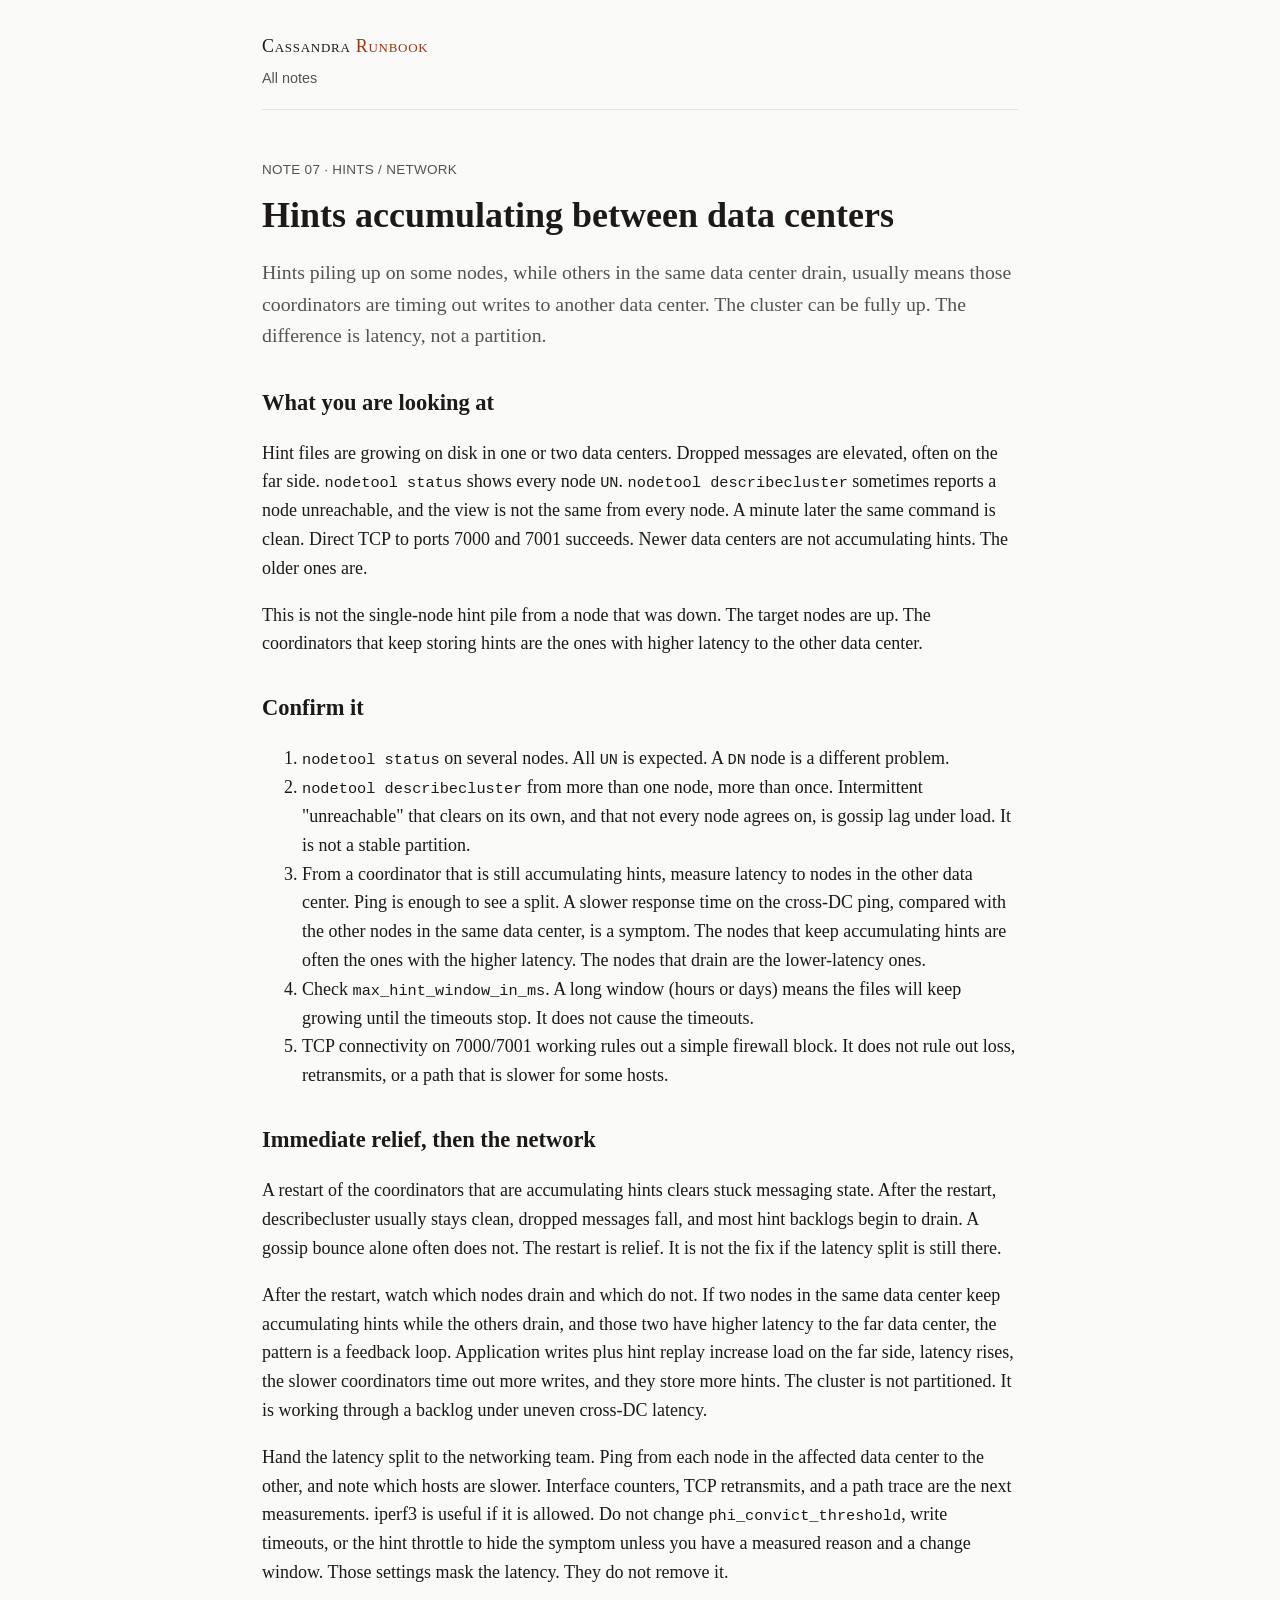
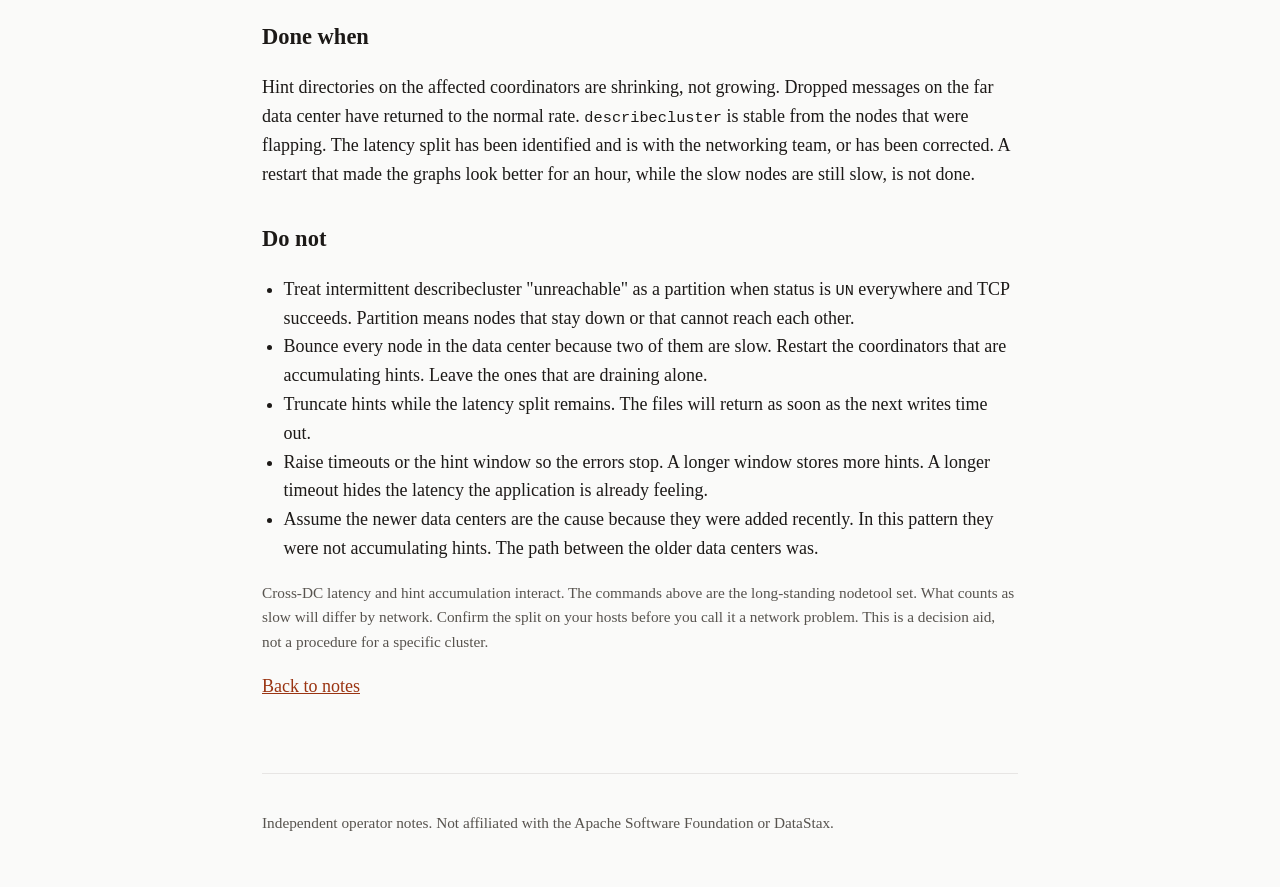
<file: notes/inter-dc-hints.html>
<!DOCTYPE html>
<html lang="en">
<head>
  <meta charset="utf-8">
  <meta name="viewport" content="width=device-width, initial-scale=1">
  <title>Hints accumulating between data centers — Cassandra Runbook</title>
  <meta name="description" content="What to check when hints pile up between data centers, describecluster flaps, and some nodes have higher cross-DC latency than others.">
  <link rel="stylesheet" href="../style.css">
</head>
<body>
  <header>
    <a class="brand" href="../index.html">Cassandra <span>Runbook</span></a>
    <nav>
      <a href="../index.html">All notes</a>
    </nav>
  </header>
  <main>
    <p class="meta">NOTE 07 · HINTS / NETWORK</p>
    <h1>Hints accumulating between data centers</h1>
    <p class="lede">Hints piling up on some nodes, while others in the same data center drain, usually means those coordinators are timing out writes to another data center. The cluster can be fully up. The difference is latency, not a partition.</p>

    <h2>What you are looking at</h2>
    <p>Hint files are growing on disk in one or two data centers. Dropped messages are elevated, often on the far side. <code>nodetool status</code> shows every node <code>UN</code>. <code>nodetool describecluster</code> sometimes reports a node unreachable, and the view is not the same from every node. A minute later the same command is clean. Direct TCP to ports 7000 and 7001 succeeds. Newer data centers are not accumulating hints. The older ones are.</p>
    <p>This is not the single-node hint pile from a node that was down. The target nodes are up. The coordinators that keep storing hints are the ones with higher latency to the other data center.</p>

    <h2>Confirm it</h2>
    <ol>
      <li><code>nodetool status</code> on several nodes. All <code>UN</code> is expected. A <code>DN</code> node is a different problem.</li>
      <li><code>nodetool describecluster</code> from more than one node, more than once. Intermittent "unreachable" that clears on its own, and that not every node agrees on, is gossip lag under load. It is not a stable partition.</li>
      <li>From a coordinator that is still accumulating hints, measure latency to nodes in the other data center. Ping is enough to see a split. A slower response time on the cross-DC ping, compared with the other nodes in the same data center, is a symptom. The nodes that keep accumulating hints are often the ones with the higher latency. The nodes that drain are the lower-latency ones.</li>
      <li>Check <code>max_hint_window_in_ms</code>. A long window (hours or days) means the files will keep growing until the timeouts stop. It does not cause the timeouts.</li>
      <li>TCP connectivity on 7000/7001 working rules out a simple firewall block. It does not rule out loss, retransmits, or a path that is slower for some hosts.</li>
    </ol>

    <h2>Immediate relief, then the network</h2>
    <p>A restart of the coordinators that are accumulating hints clears stuck messaging state. After the restart, describecluster usually stays clean, dropped messages fall, and most hint backlogs begin to drain. A gossip bounce alone often does not. The restart is relief. It is not the fix if the latency split is still there.</p>
    <p>After the restart, watch which nodes drain and which do not. If two nodes in the same data center keep accumulating hints while the others drain, and those two have higher latency to the far data center, the pattern is a feedback loop. Application writes plus hint replay increase load on the far side, latency rises, the slower coordinators time out more writes, and they store more hints. The cluster is not partitioned. It is working through a backlog under uneven cross-DC latency.</p>
    <p>Hand the latency split to the networking team. Ping from each node in the affected data center to the other, and note which hosts are slower. Interface counters, TCP retransmits, and a path trace are the next measurements. iperf3 is useful if it is allowed. Do not change <code>phi_convict_threshold</code>, write timeouts, or the hint throttle to hide the symptom unless you have a measured reason and a change window. Those settings mask the latency. They do not remove it.</p>

    <h2>Done when</h2>
    <p>Hint directories on the affected coordinators are shrinking, not growing. Dropped messages on the far data center have returned to the normal rate. <code>describecluster</code> is stable from the nodes that were flapping. The latency split has been identified and is with the networking team, or has been corrected. A restart that made the graphs look better for an hour, while the slow nodes are still slow, is not done.</p>

    <h2>Do not</h2>
    <ul>
      <li>Treat intermittent describecluster "unreachable" as a partition when status is <code>UN</code> everywhere and TCP succeeds. Partition means nodes that stay down or that cannot reach each other.</li>
      <li>Bounce every node in the data center because two of them are slow. Restart the coordinators that are accumulating hints. Leave the ones that are draining alone.</li>
      <li>Truncate hints while the latency split remains. The files will return as soon as the next writes time out.</li>
      <li>Raise timeouts or the hint window so the errors stop. A longer window stores more hints. A longer timeout hides the latency the application is already feeling.</li>
      <li>Assume the newer data centers are the cause because they were added recently. In this pattern they were not accumulating hints. The path between the older data centers was.</li>
    </ul>

    <p class="note">Cross-DC latency and hint accumulation interact. The commands above are the long-standing nodetool set. What counts as slow will differ by network. Confirm the split on your hosts before you call it a network problem. This is a decision aid, not a procedure for a specific cluster.</p>
    <p><a href="../index.html">Back to notes</a></p>
  </main>
  <footer>
    <p>Independent operator notes. Not affiliated with the Apache Software Foundation or DataStax.</p>
  </footer>
</body>
</html>
</file>
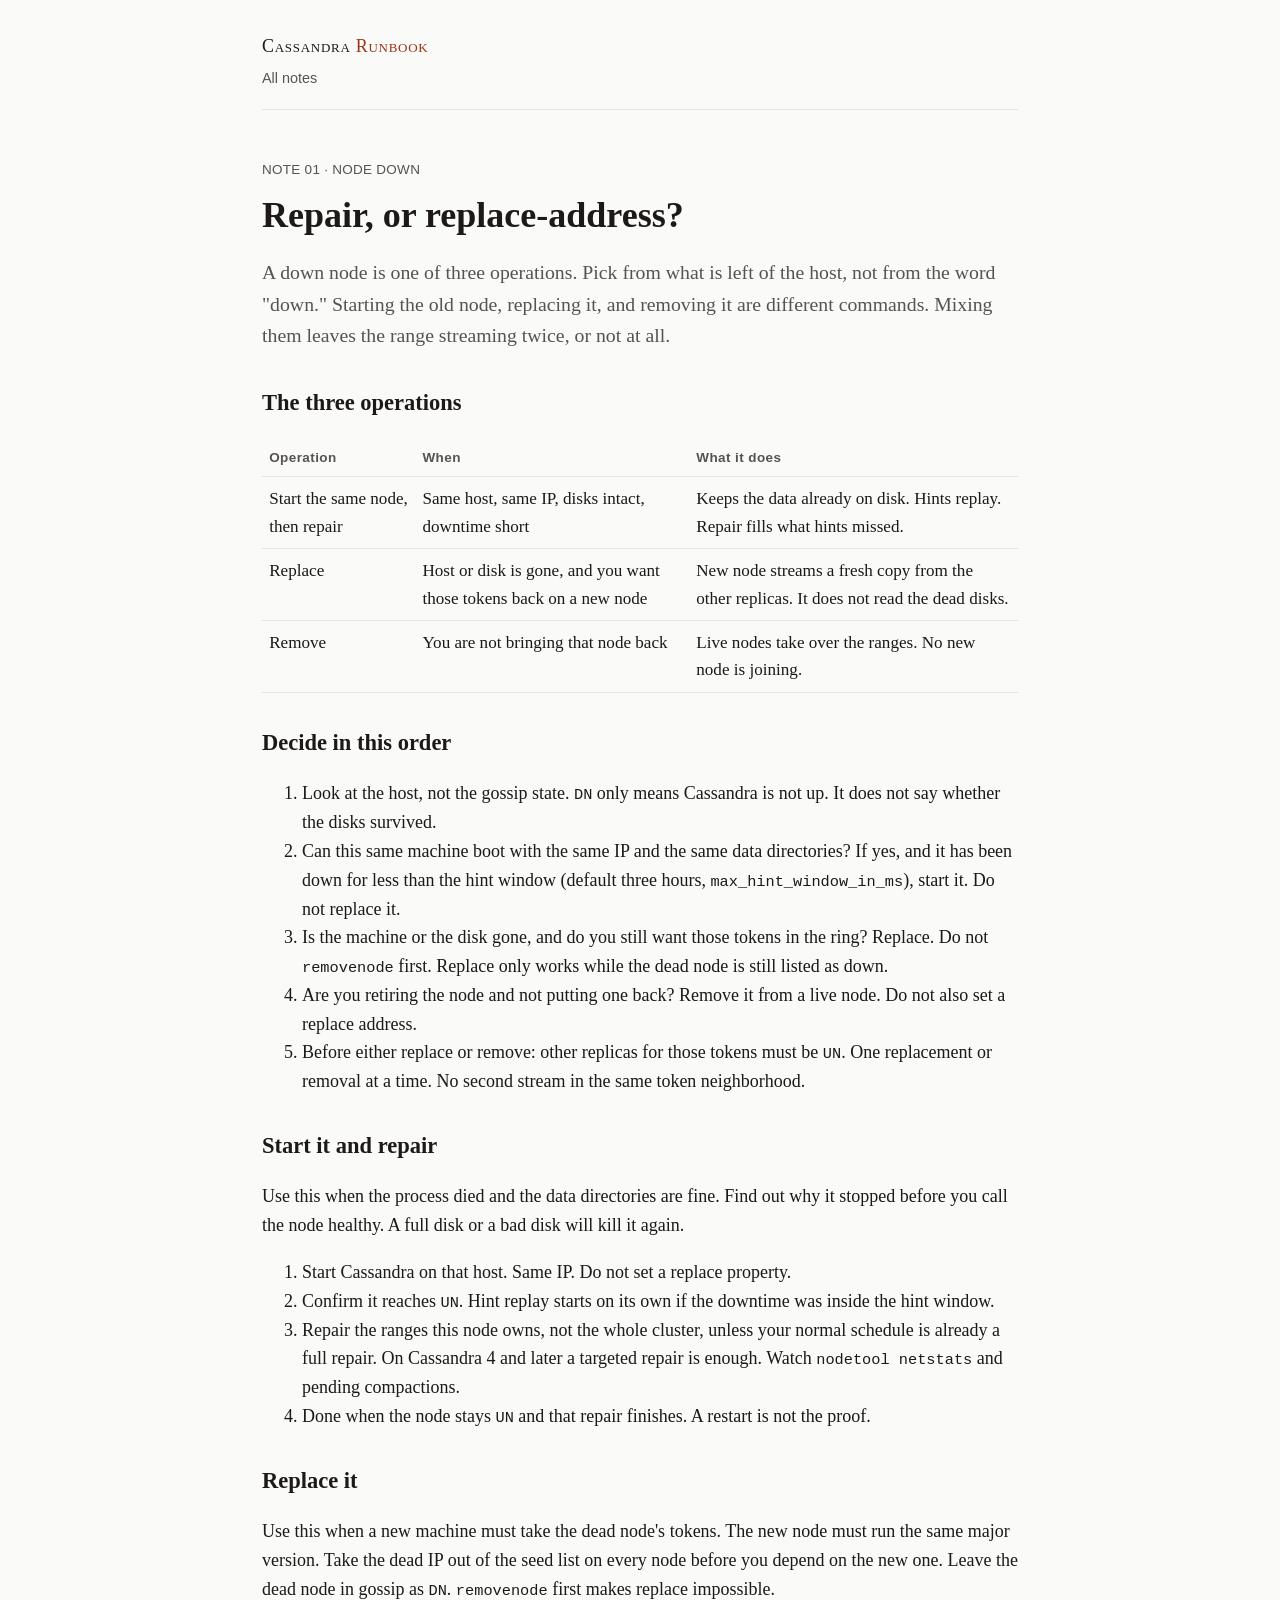
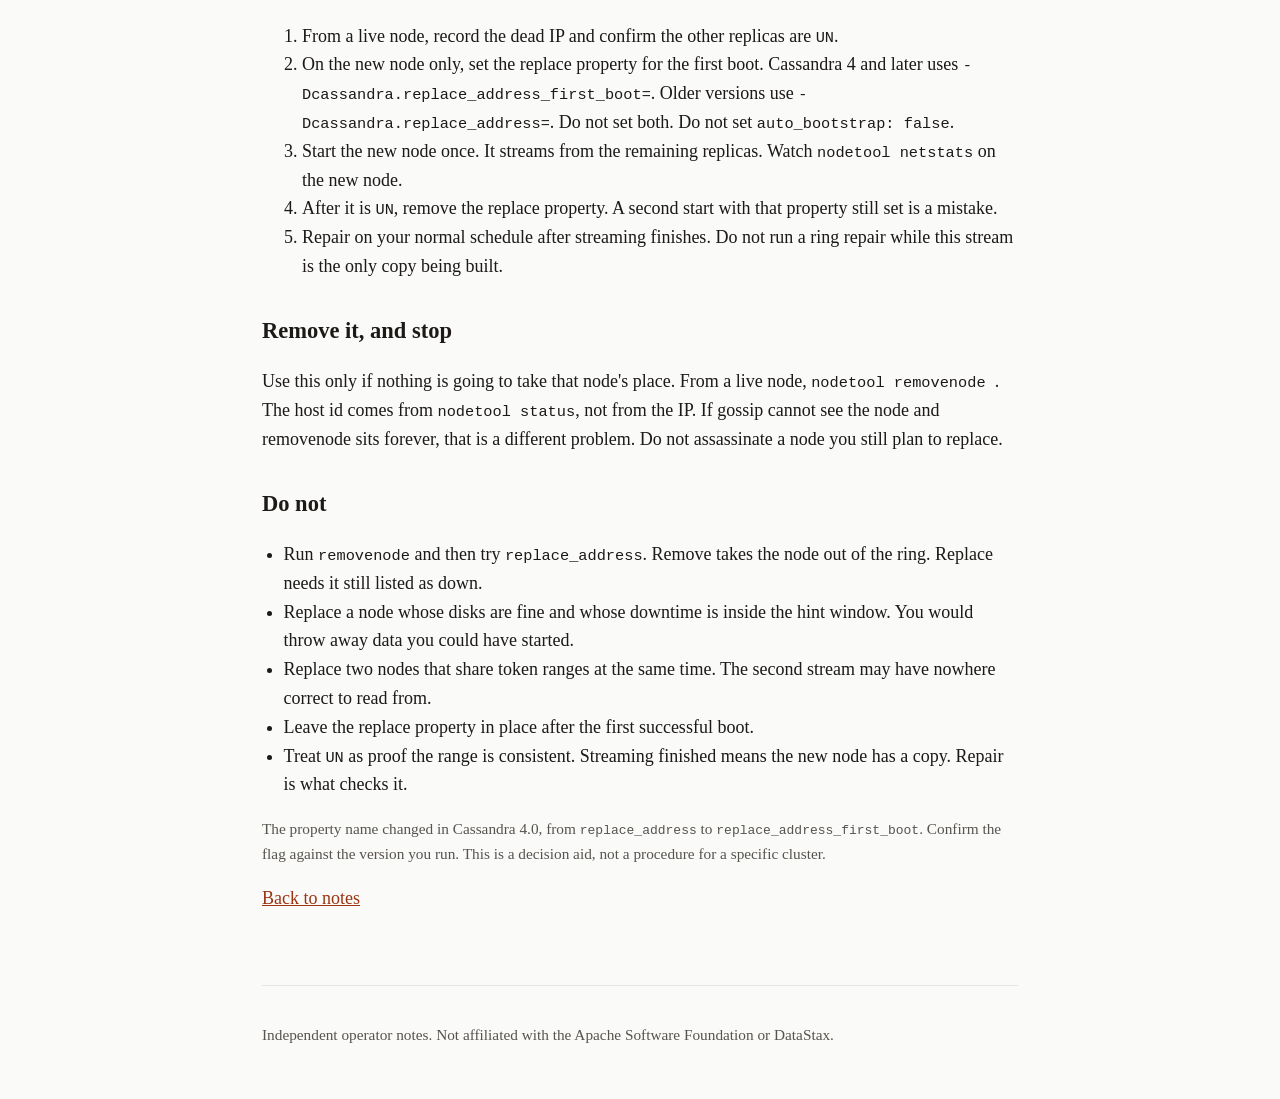
<file: notes/repair-or-replace-address.html>
<!DOCTYPE html>
<html lang="en">
<head>
  <meta charset="utf-8">
  <meta name="viewport" content="width=device-width, initial-scale=1">
  <title>Repair, or replace-address — Cassandra Runbook</title>
  <meta name="description" content="A clear choice when a Cassandra node is down: start the same node and repair, replace it with replace_address_first_boot, or remove it. These are different commands.">
  <link rel="stylesheet" href="../style.css">
</head>
<body>
  <header>
    <a class="brand" href="../index.html">Cassandra <span>Runbook</span></a>
    <nav>
      <a href="../index.html">All notes</a>
    </nav>
  </header>
  <main>
    <p class="meta">NOTE 01 · NODE DOWN</p>
    <h1>Repair, or replace-address?</h1>
    <p class="lede">A down node is one of three operations. Pick from what is left of the host, not from the word "down." Starting the old node, replacing it, and removing it are different commands. Mixing them leaves the range streaming twice, or not at all.</p>

    <h2>The three operations</h2>
    <table>
      <thead>
        <tr><th>Operation</th><th>When</th><th>What it does</th></tr>
      </thead>
      <tbody>
        <tr><td>Start the same node, then repair</td><td>Same host, same IP, disks intact, downtime short</td><td>Keeps the data already on disk. Hints replay. Repair fills what hints missed.</td></tr>
        <tr><td>Replace</td><td>Host or disk is gone, and you want those tokens back on a new node</td><td>New node streams a fresh copy from the other replicas. It does not read the dead disks.</td></tr>
        <tr><td>Remove</td><td>You are not bringing that node back</td><td>Live nodes take over the ranges. No new node is joining.</td></tr>
      </tbody>
    </table>

    <h2>Decide in this order</h2>
    <ol>
      <li>Look at the host, not the gossip state. <code>DN</code> only means Cassandra is not up. It does not say whether the disks survived.</li>
      <li>Can this same machine boot with the same IP and the same data directories? If yes, and it has been down for less than the hint window (default three hours, <code>max_hint_window_in_ms</code>), start it. Do not replace it.</li>
      <li>Is the machine or the disk gone, and do you still want those tokens in the ring? Replace. Do not <code>removenode</code> first. Replace only works while the dead node is still listed as down.</li>
      <li>Are you retiring the node and not putting one back? Remove it from a live node. Do not also set a replace address.</li>
      <li>Before either replace or remove: other replicas for those tokens must be <code>UN</code>. One replacement or removal at a time. No second stream in the same token neighborhood.</li>
    </ol>

    <h2>Start it and repair</h2>
    <p>Use this when the process died and the data directories are fine. Find out why it stopped before you call the node healthy. A full disk or a bad disk will kill it again.</p>
    <ol>
      <li>Start Cassandra on that host. Same IP. Do not set a replace property.</li>
      <li>Confirm it reaches <code>UN</code>. Hint replay starts on its own if the downtime was inside the hint window.</li>
      <li>Repair the ranges this node owns, not the whole cluster, unless your normal schedule is already a full repair. On Cassandra 4 and later a targeted repair is enough. Watch <code>nodetool netstats</code> and pending compactions.</li>
      <li>Done when the node stays <code>UN</code> and that repair finishes. A restart is not the proof.</li>
    </ol>

    <h2>Replace it</h2>
    <p>Use this when a new machine must take the dead node's tokens. The new node must run the same major version. Take the dead IP out of the seed list on every node before you depend on the new one. Leave the dead node in gossip as <code>DN</code>. <code>removenode</code> first makes replace impossible.</p>
    <ol>
      <li>From a live node, record the dead IP and confirm the other replicas are <code>UN</code>.</li>
      <li>On the new node only, set the replace property for the first boot. Cassandra 4 and later uses <code>-Dcassandra.replace_address_first_boot=<dead_ip></code>. Older versions use <code>-Dcassandra.replace_address=<dead_ip></code>. Do not set both. Do not set <code>auto_bootstrap: false</code>.</li>
      <li>Start the new node once. It streams from the remaining replicas. Watch <code>nodetool netstats</code> on the new node.</li>
      <li>After it is <code>UN</code>, remove the replace property. A second start with that property still set is a mistake.</li>
      <li>Repair on your normal schedule after streaming finishes. Do not run a ring repair while this stream is the only copy being built.</li>
    </ol>

    <h2>Remove it, and stop</h2>
    <p>Use this only if nothing is going to take that node's place. From a live node, <code>nodetool removenode <host_id></code>. The host id comes from <code>nodetool status</code>, not from the IP. If gossip cannot see the node and removenode sits forever, that is a different problem. Do not assassinate a node you still plan to replace.</p>

    <h2>Do not</h2>
    <ul>
      <li>Run <code>removenode</code> and then try <code>replace_address</code>. Remove takes the node out of the ring. Replace needs it still listed as down.</li>
      <li>Replace a node whose disks are fine and whose downtime is inside the hint window. You would throw away data you could have started.</li>
      <li>Replace two nodes that share token ranges at the same time. The second stream may have nowhere correct to read from.</li>
      <li>Leave the replace property in place after the first successful boot.</li>
      <li>Treat <code>UN</code> as proof the range is consistent. Streaming finished means the new node has a copy. Repair is what checks it.</li>
    </ul>

    <p class="note">The property name changed in Cassandra 4.0, from <code>replace_address</code> to <code>replace_address_first_boot</code>. Confirm the flag against the version you run. This is a decision aid, not a procedure for a specific cluster.</p>
    <p><a href="../index.html">Back to notes</a></p>
  </main>
  <footer>
    <p>Independent operator notes. Not affiliated with the Apache Software Foundation or DataStax.</p>
  </footer>
</body>
</html>
</file>
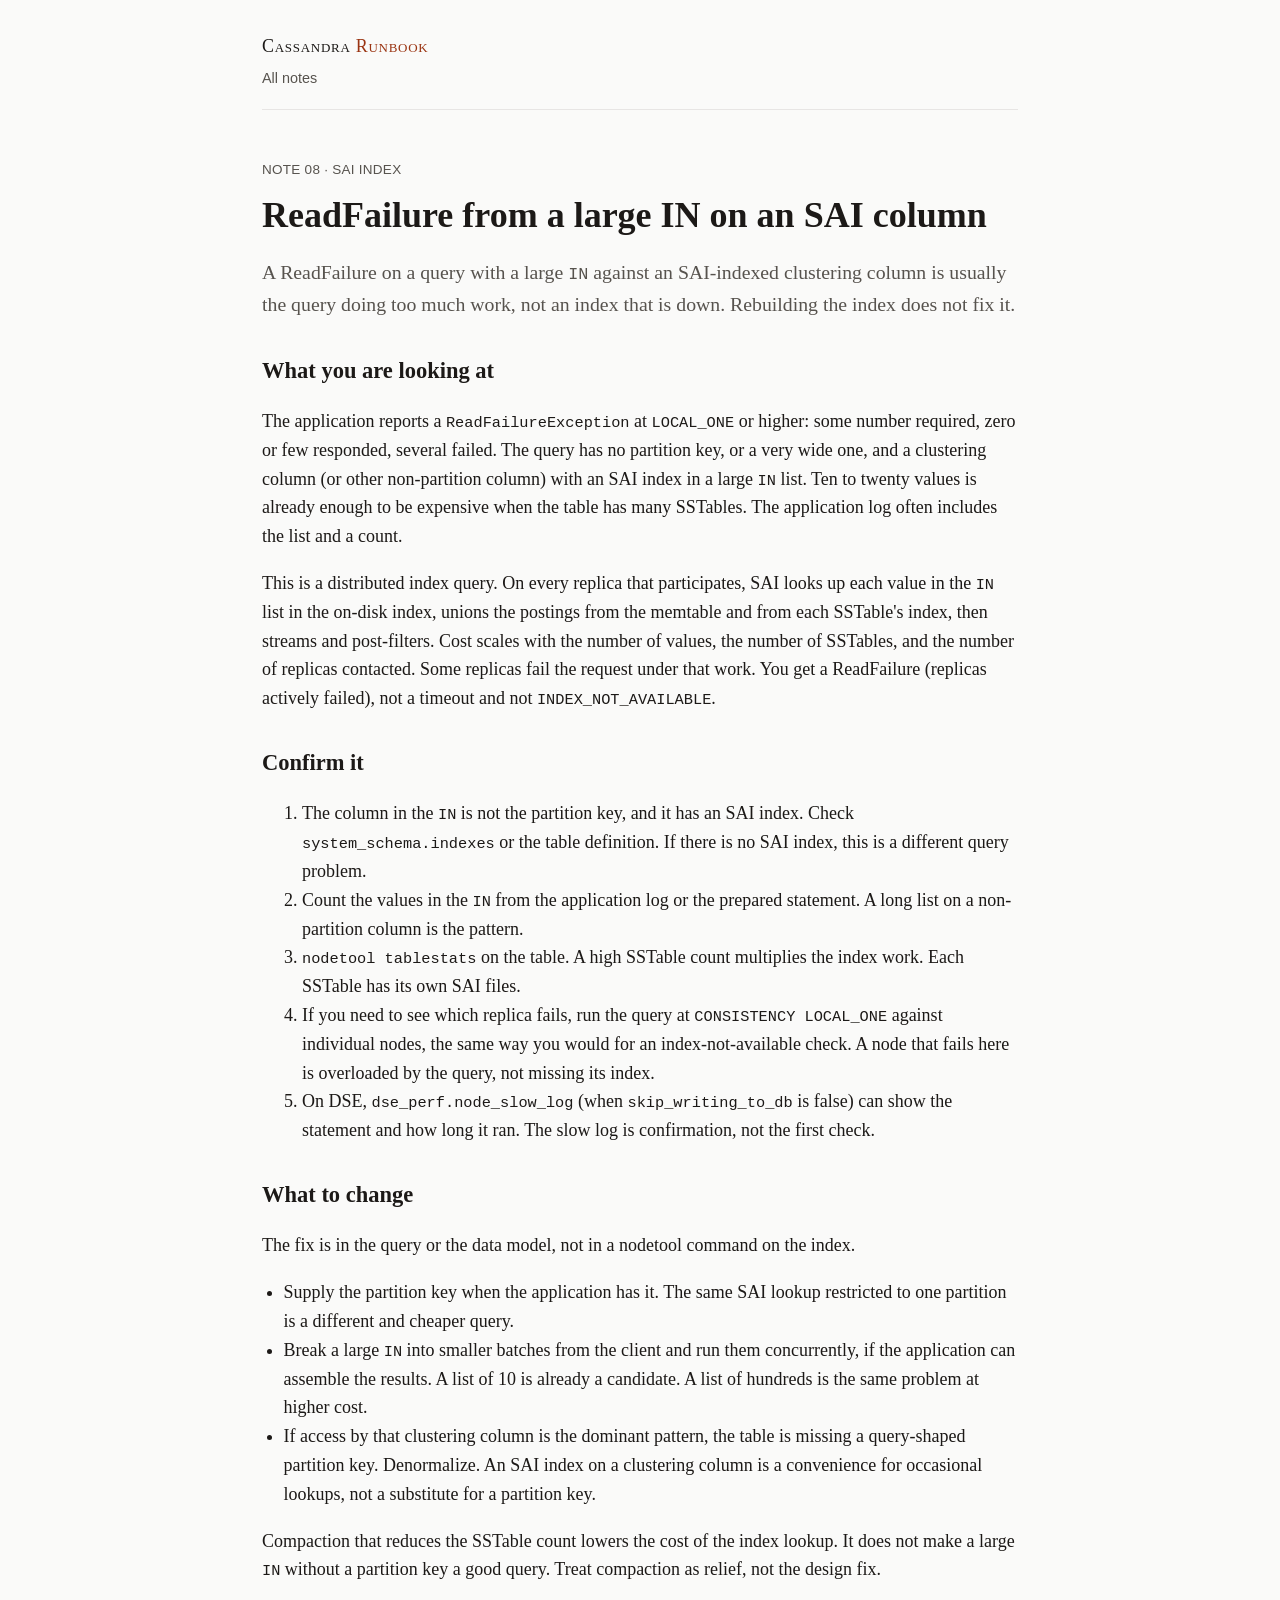
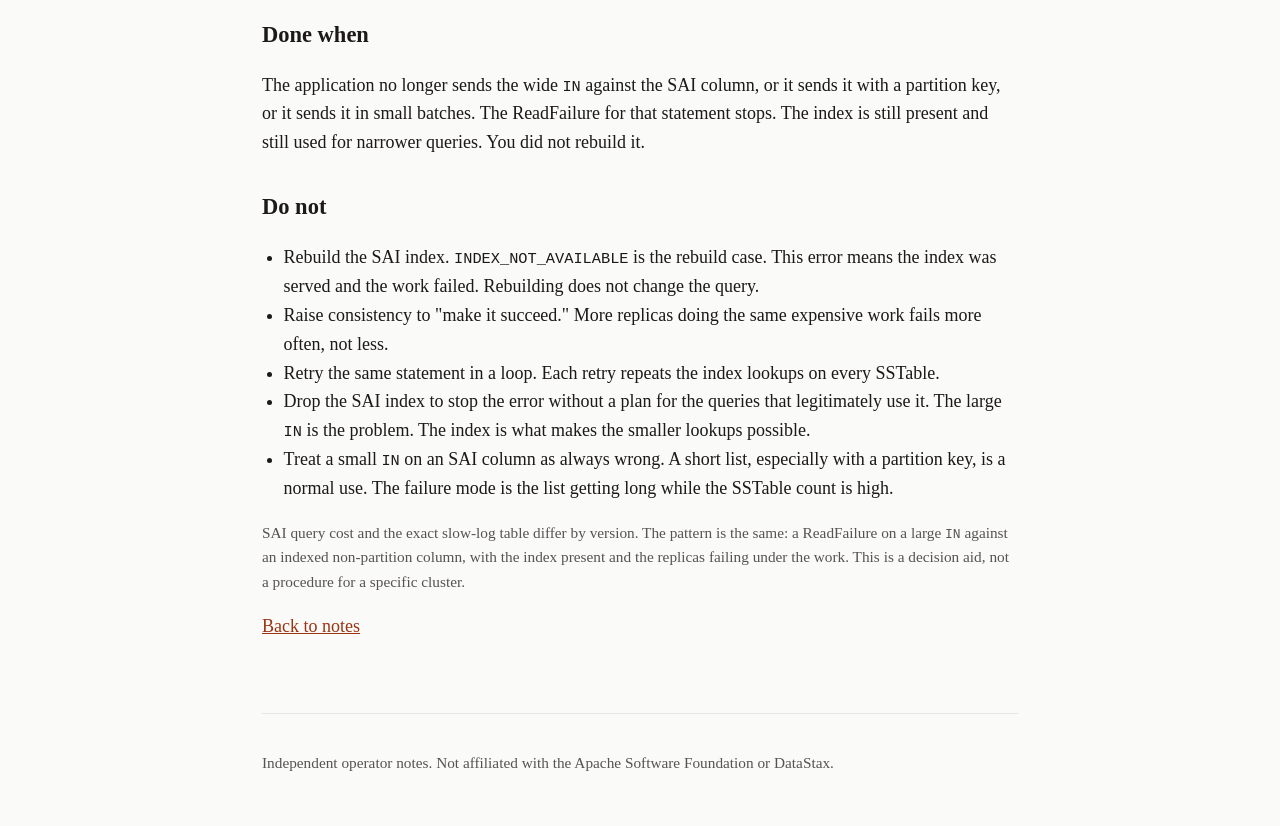
<file: notes/sai-large-in.html>
<!DOCTYPE html>
<html lang="en">
<head>
  <meta charset="utf-8">
  <meta name="viewport" content="width=device-width, initial-scale=1">
  <title>ReadFailure from a large IN clause on an SAI column — Cassandra Runbook</title>
  <meta name="description" content="What to check when a ReadFailure comes from a large IN clause against an SAI-indexed clustering column, and why rebuilding the index will not fix it.">
  <link rel="stylesheet" href="../style.css">
</head>
<body>
  <header>
    <a class="brand" href="../index.html">Cassandra <span>Runbook</span></a>
    <nav>
      <a href="../index.html">All notes</a>
    </nav>
  </header>
  <main>
    <p class="meta">NOTE 08 · SAI INDEX</p>
    <h1>ReadFailure from a large IN on an SAI column</h1>
    <p class="lede">A ReadFailure on a query with a large <code>IN</code> against an SAI-indexed clustering column is usually the query doing too much work, not an index that is down. Rebuilding the index does not fix it.</p>

    <h2>What you are looking at</h2>
    <p>The application reports a <code>ReadFailureException</code> at <code>LOCAL_ONE</code> or higher: some number required, zero or few responded, several failed. The query has no partition key, or a very wide one, and a clustering column (or other non-partition column) with an SAI index in a large <code>IN</code> list. Ten to twenty values is already enough to be expensive when the table has many SSTables. The application log often includes the list and a count.</p>
    <p>This is a distributed index query. On every replica that participates, SAI looks up each value in the <code>IN</code> list in the on-disk index, unions the postings from the memtable and from each SSTable's index, then streams and post-filters. Cost scales with the number of values, the number of SSTables, and the number of replicas contacted. Some replicas fail the request under that work. You get a ReadFailure (replicas actively failed), not a timeout and not <code>INDEX_NOT_AVAILABLE</code>.</p>

    <h2>Confirm it</h2>
    <ol>
      <li>The column in the <code>IN</code> is not the partition key, and it has an SAI index. Check <code>system_schema.indexes</code> or the table definition. If there is no SAI index, this is a different query problem.</li>
      <li>Count the values in the <code>IN</code> from the application log or the prepared statement. A long list on a non-partition column is the pattern.</li>
      <li><code>nodetool tablestats</code> on the table. A high SSTable count multiplies the index work. Each SSTable has its own SAI files.</li>
      <li>If you need to see which replica fails, run the query at <code>CONSISTENCY LOCAL_ONE</code> against individual nodes, the same way you would for an index-not-available check. A node that fails here is overloaded by the query, not missing its index.</li>
      <li>On DSE, <code>dse_perf.node_slow_log</code> (when <code>skip_writing_to_db</code> is false) can show the statement and how long it ran. The slow log is confirmation, not the first check.</li>
    </ol>

    <h2>What to change</h2>
    <p>The fix is in the query or the data model, not in a nodetool command on the index.</p>
    <ul>
      <li>Supply the partition key when the application has it. The same SAI lookup restricted to one partition is a different and cheaper query.</li>
      <li>Break a large <code>IN</code> into smaller batches from the client and run them concurrently, if the application can assemble the results. A list of 10 is already a candidate. A list of hundreds is the same problem at higher cost.</li>
      <li>If access by that clustering column is the dominant pattern, the table is missing a query-shaped partition key. Denormalize. An SAI index on a clustering column is a convenience for occasional lookups, not a substitute for a partition key.</li>
    </ul>
    <p>Compaction that reduces the SSTable count lowers the cost of the index lookup. It does not make a large <code>IN</code> without a partition key a good query. Treat compaction as relief, not the design fix.</p>

    <h2>Done when</h2>
    <p>The application no longer sends the wide <code>IN</code> against the SAI column, or it sends it with a partition key, or it sends it in small batches. The ReadFailure for that statement stops. The index is still present and still used for narrower queries. You did not rebuild it.</p>

    <h2>Do not</h2>
    <ul>
      <li>Rebuild the SAI index. <code>INDEX_NOT_AVAILABLE</code> is the rebuild case. This error means the index was served and the work failed. Rebuilding does not change the query.</li>
      <li>Raise consistency to "make it succeed." More replicas doing the same expensive work fails more often, not less.</li>
      <li>Retry the same statement in a loop. Each retry repeats the index lookups on every SSTable.</li>
      <li>Drop the SAI index to stop the error without a plan for the queries that legitimately use it. The large <code>IN</code> is the problem. The index is what makes the smaller lookups possible.</li>
      <li>Treat a small <code>IN</code> on an SAI column as always wrong. A short list, especially with a partition key, is a normal use. The failure mode is the list getting long while the SSTable count is high.</li>
    </ul>

    <p class="note">SAI query cost and the exact slow-log table differ by version. The pattern is the same: a ReadFailure on a large <code>IN</code> against an indexed non-partition column, with the index present and the replicas failing under the work. This is a decision aid, not a procedure for a specific cluster.</p>
    <p><a href="../index.html">Back to notes</a></p>
  </main>
  <footer>
    <p>Independent operator notes. Not affiliated with the Apache Software Foundation or DataStax.</p>
  </footer>
</body>
</html>
</file>
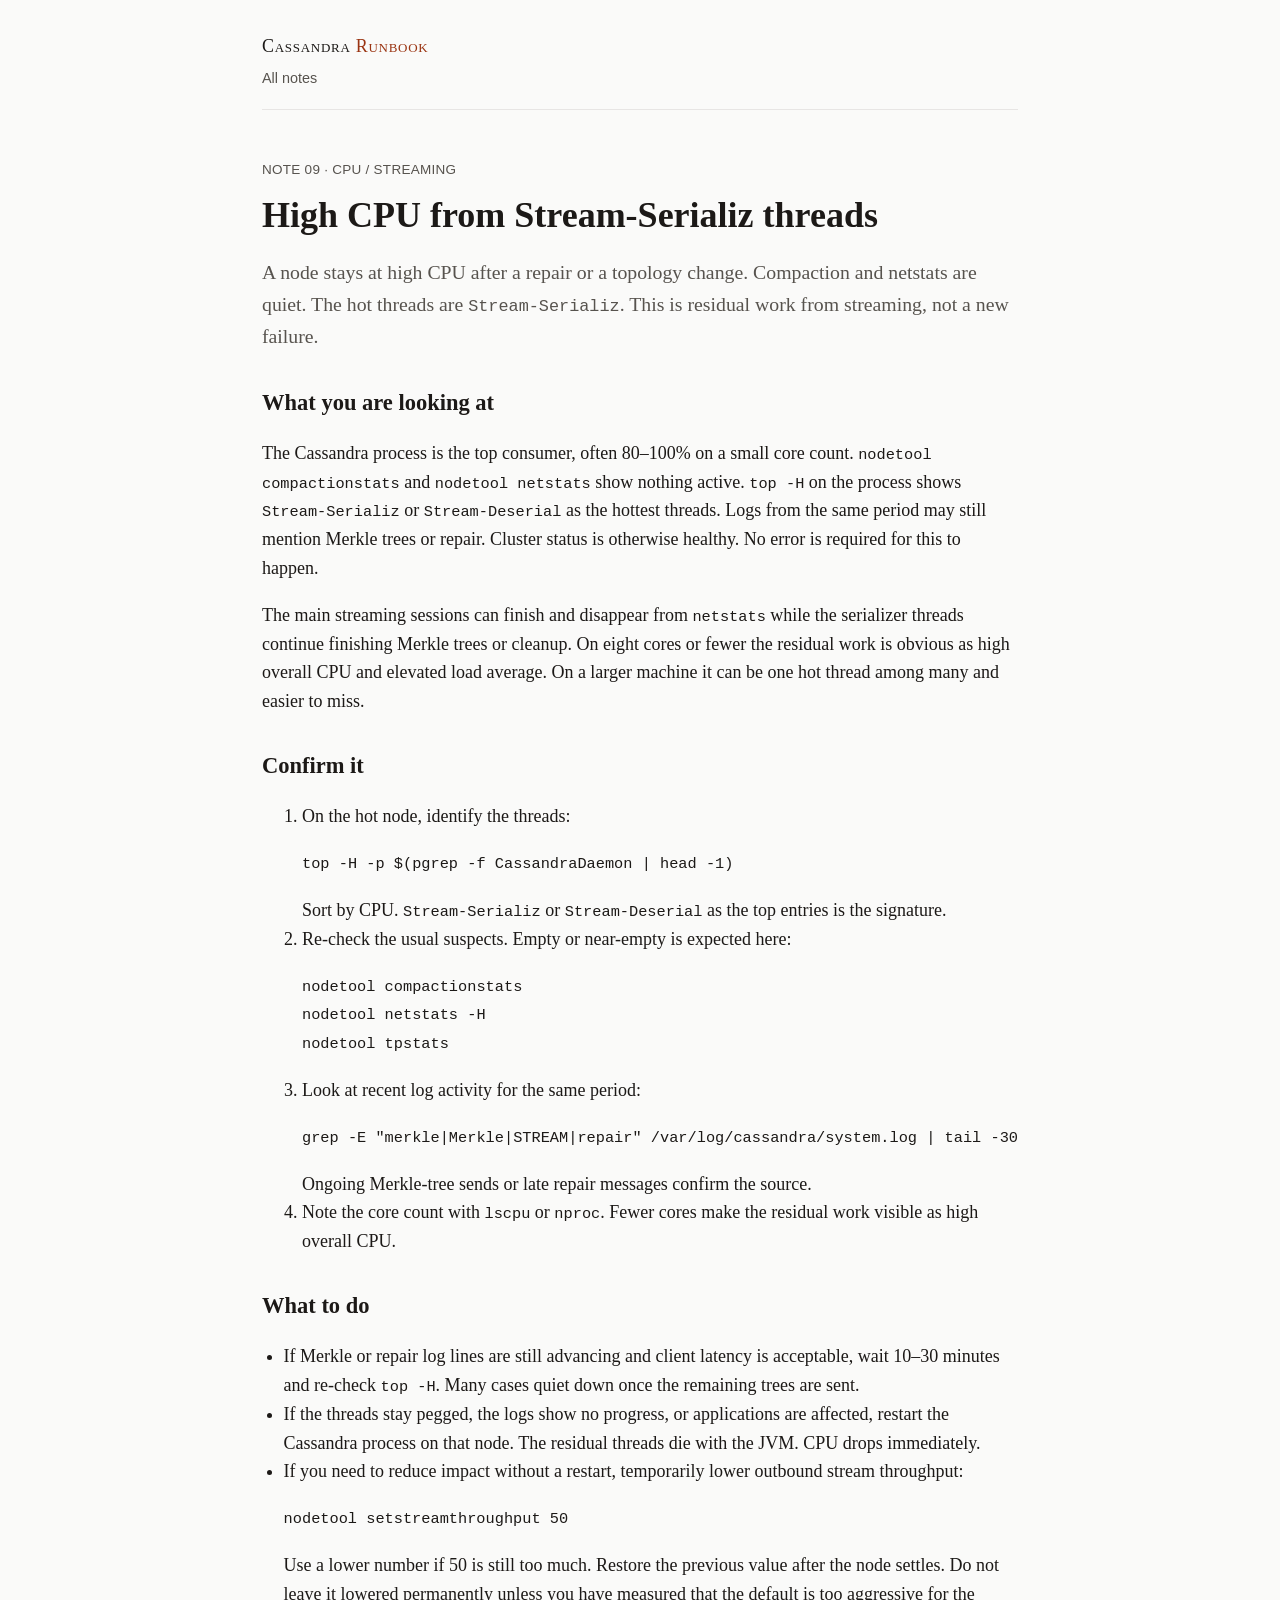
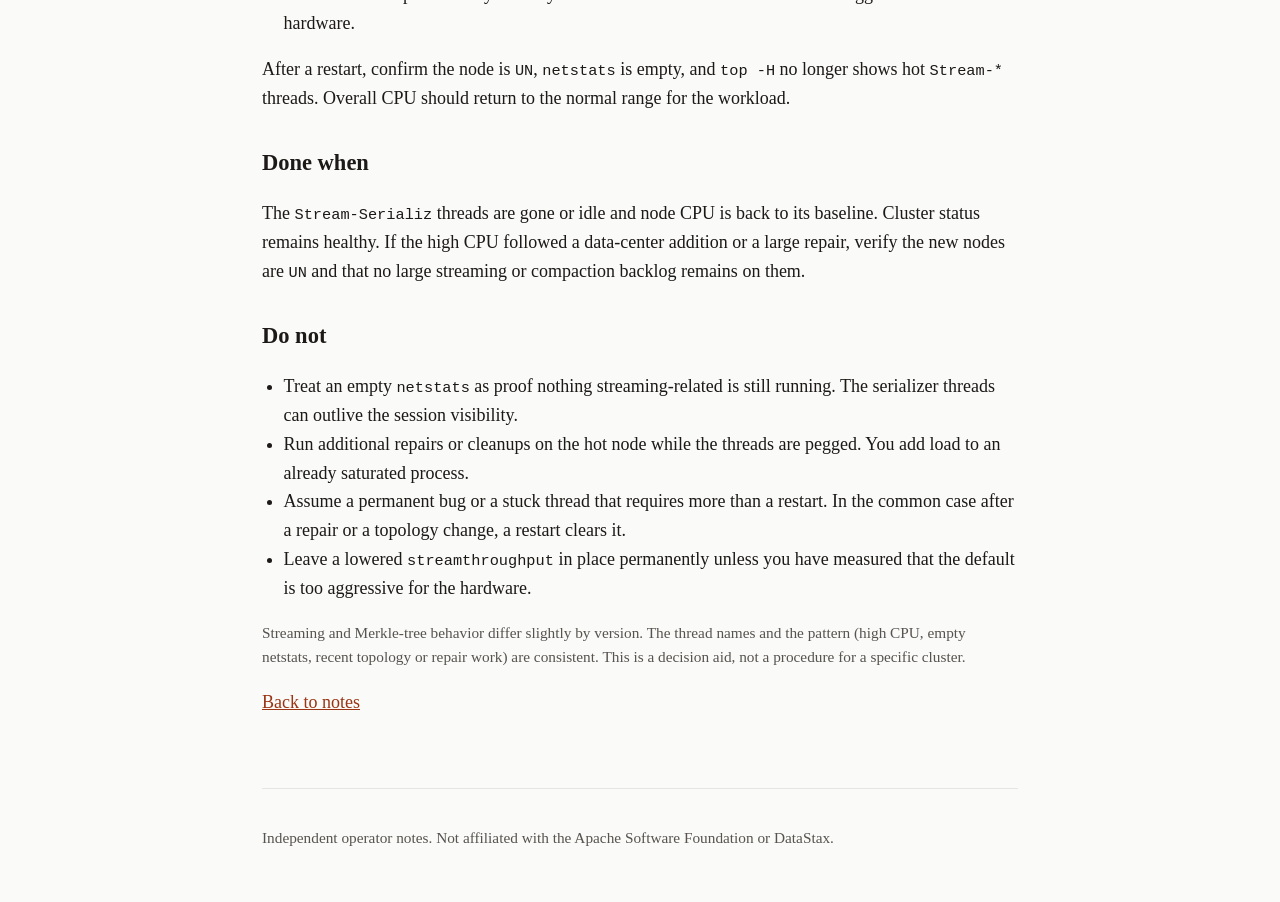
<file: notes/stream-serializ-cpu.html>
<!DOCTYPE html>
<html lang="en">
<head>
  <meta charset="utf-8">
  <meta name="viewport" content="width=device-width, initial-scale=1">
  <title>High CPU from Stream-Serializ threads — Cassandra Runbook</title>
  <meta name="description" content="What to check when a Cassandra node stays at high CPU after a repair or topology change, with Stream-Serializ threads hot and netstats empty.">
  <link rel="stylesheet" href="../style.css">
</head>
<body>
  <header>
    <a class="brand" href="../index.html">Cassandra <span>Runbook</span></a>
    <nav>
      <a href="../index.html">All notes</a>
    </nav>
  </header>
  <main>
    <p class="meta">NOTE 09 · CPU / STREAMING</p>
    <h1>High CPU from Stream-Serializ threads</h1>
    <p class="lede">A node stays at high CPU after a repair or a topology change. Compaction and netstats are quiet. The hot threads are <code>Stream-Serializ</code>. This is residual work from streaming, not a new failure.</p>

    <h2>What you are looking at</h2>
    <p>The Cassandra process is the top consumer, often 80–100% on a small core count. <code>nodetool compactionstats</code> and <code>nodetool netstats</code> show nothing active. <code>top -H</code> on the process shows <code>Stream-Serializ</code> or <code>Stream-Deserial</code> as the hottest threads. Logs from the same period may still mention Merkle trees or repair. Cluster status is otherwise healthy. No error is required for this to happen.</p>
    <p>The main streaming sessions can finish and disappear from <code>netstats</code> while the serializer threads continue finishing Merkle trees or cleanup. On eight cores or fewer the residual work is obvious as high overall CPU and elevated load average. On a larger machine it can be one hot thread among many and easier to miss.</p>

    <h2>Confirm it</h2>
    <ol>
      <li>On the hot node, identify the threads:
        <pre><code>top -H -p $(pgrep -f CassandraDaemon | head -1)</code></pre>
        Sort by CPU. <code>Stream-Serializ</code> or <code>Stream-Deserial</code> as the top entries is the signature.</li>
      <li>Re-check the usual suspects. Empty or near-empty is expected here:
        <pre><code>nodetool compactionstats
nodetool netstats -H
nodetool tpstats</code></pre>
      </li>
      <li>Look at recent log activity for the same period:
        <pre><code>grep -E "merkle|Merkle|STREAM|repair" /var/log/cassandra/system.log | tail -30</code></pre>
        Ongoing Merkle-tree sends or late repair messages confirm the source.</li>
      <li>Note the core count with <code>lscpu</code> or <code>nproc</code>. Fewer cores make the residual work visible as high overall CPU.</li>
    </ol>

    <h2>What to do</h2>
    <ul>
      <li>If Merkle or repair log lines are still advancing and client latency is acceptable, wait 10–30 minutes and re-check <code>top -H</code>. Many cases quiet down once the remaining trees are sent.</li>
      <li>If the threads stay pegged, the logs show no progress, or applications are affected, restart the Cassandra process on that node. The residual threads die with the JVM. CPU drops immediately.</li>
      <li>If you need to reduce impact without a restart, temporarily lower outbound stream throughput:
        <pre><code>nodetool setstreamthroughput 50</code></pre>
        Use a lower number if 50 is still too much. Restore the previous value after the node settles. Do not leave it lowered permanently unless you have measured that the default is too aggressive for the hardware.</li>
    </ul>
    <p>After a restart, confirm the node is <code>UN</code>, <code>netstats</code> is empty, and <code>top -H</code> no longer shows hot <code>Stream-*</code> threads. Overall CPU should return to the normal range for the workload.</p>

    <h2>Done when</h2>
    <p>The <code>Stream-Serializ</code> threads are gone or idle and node CPU is back to its baseline. Cluster status remains healthy. If the high CPU followed a data-center addition or a large repair, verify the new nodes are <code>UN</code> and that no large streaming or compaction backlog remains on them.</p>

    <h2>Do not</h2>
    <ul>
      <li>Treat an empty <code>netstats</code> as proof nothing streaming-related is still running. The serializer threads can outlive the session visibility.</li>
      <li>Run additional repairs or cleanups on the hot node while the threads are pegged. You add load to an already saturated process.</li>
      <li>Assume a permanent bug or a stuck thread that requires more than a restart. In the common case after a repair or a topology change, a restart clears it.</li>
      <li>Leave a lowered <code>streamthroughput</code> in place permanently unless you have measured that the default is too aggressive for the hardware.</li>
    </ul>

    <p class="note">Streaming and Merkle-tree behavior differ slightly by version. The thread names and the pattern (high CPU, empty netstats, recent topology or repair work) are consistent. This is a decision aid, not a procedure for a specific cluster.</p>
    <p><a href="../index.html">Back to notes</a></p>
  </main>
  <footer>
    <p>Independent operator notes. Not affiliated with the Apache Software Foundation or DataStax.</p>
  </footer>
</body>
</html>
</file>
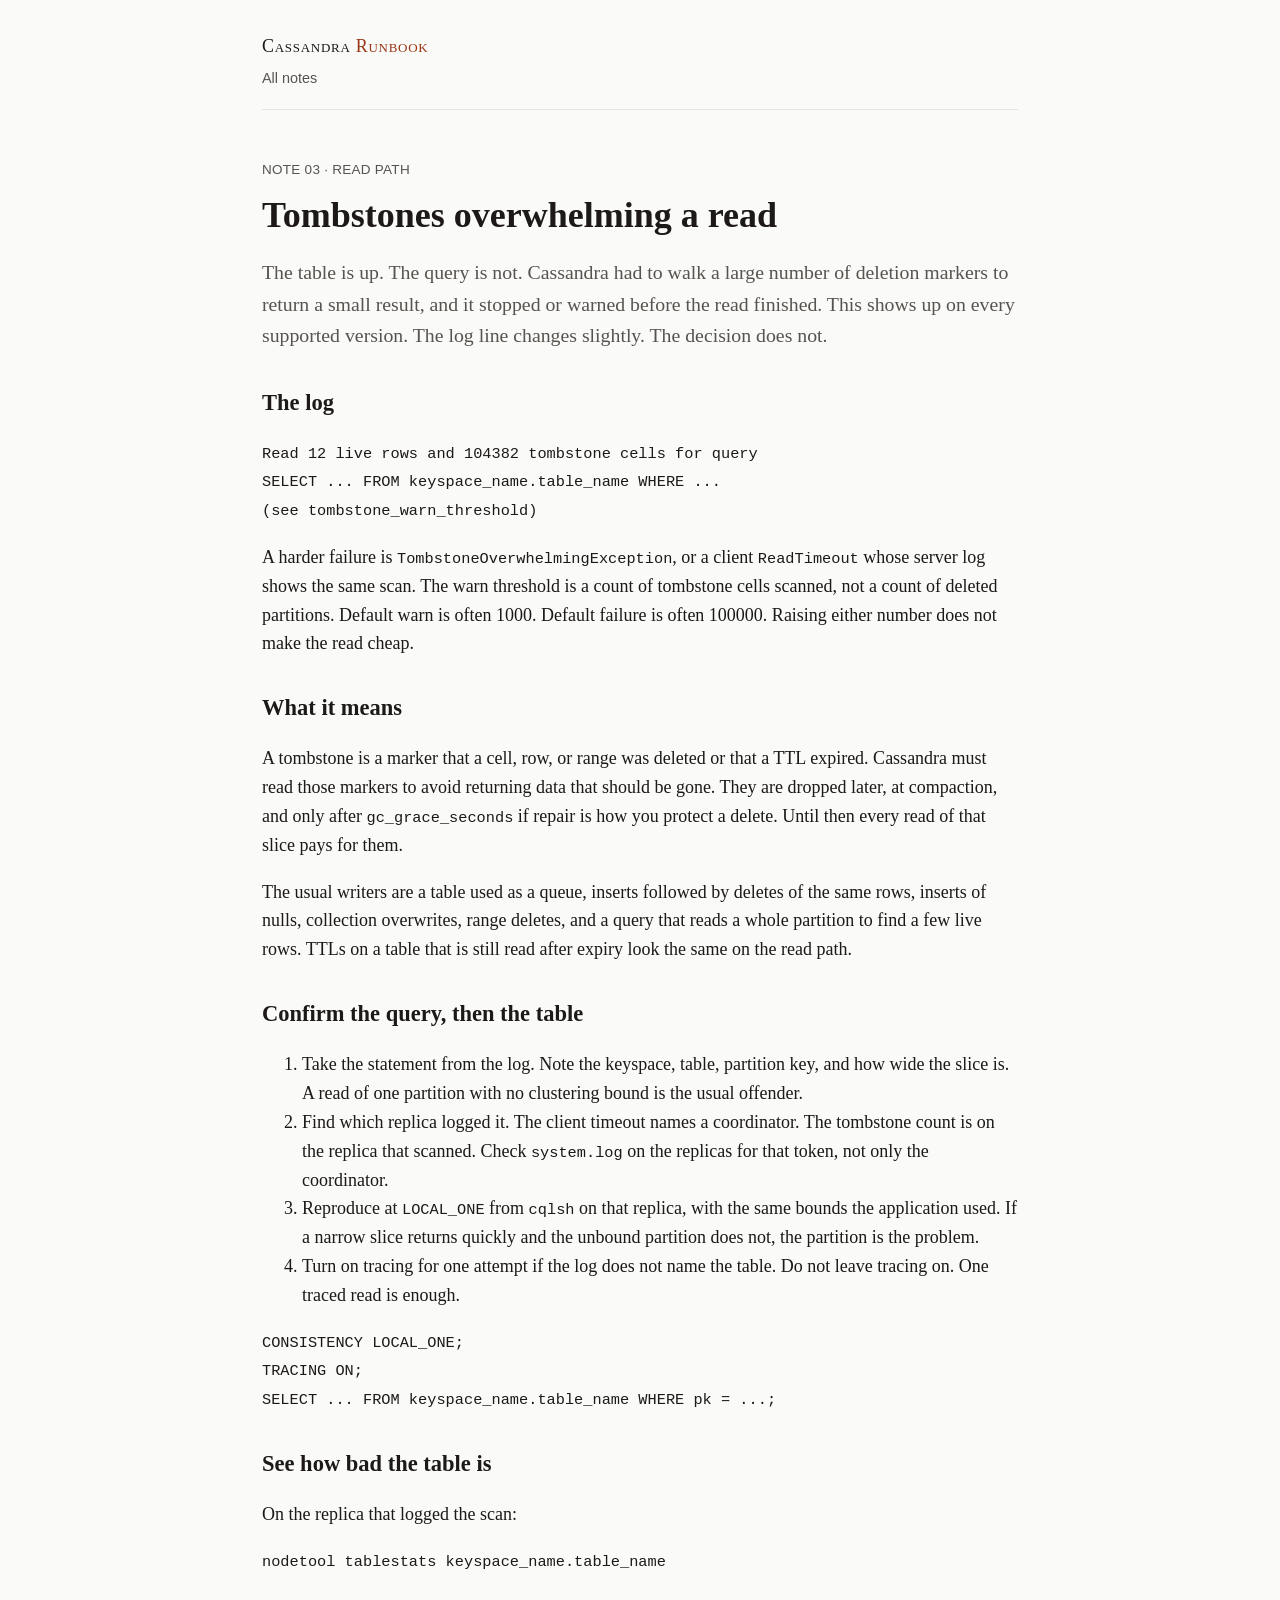
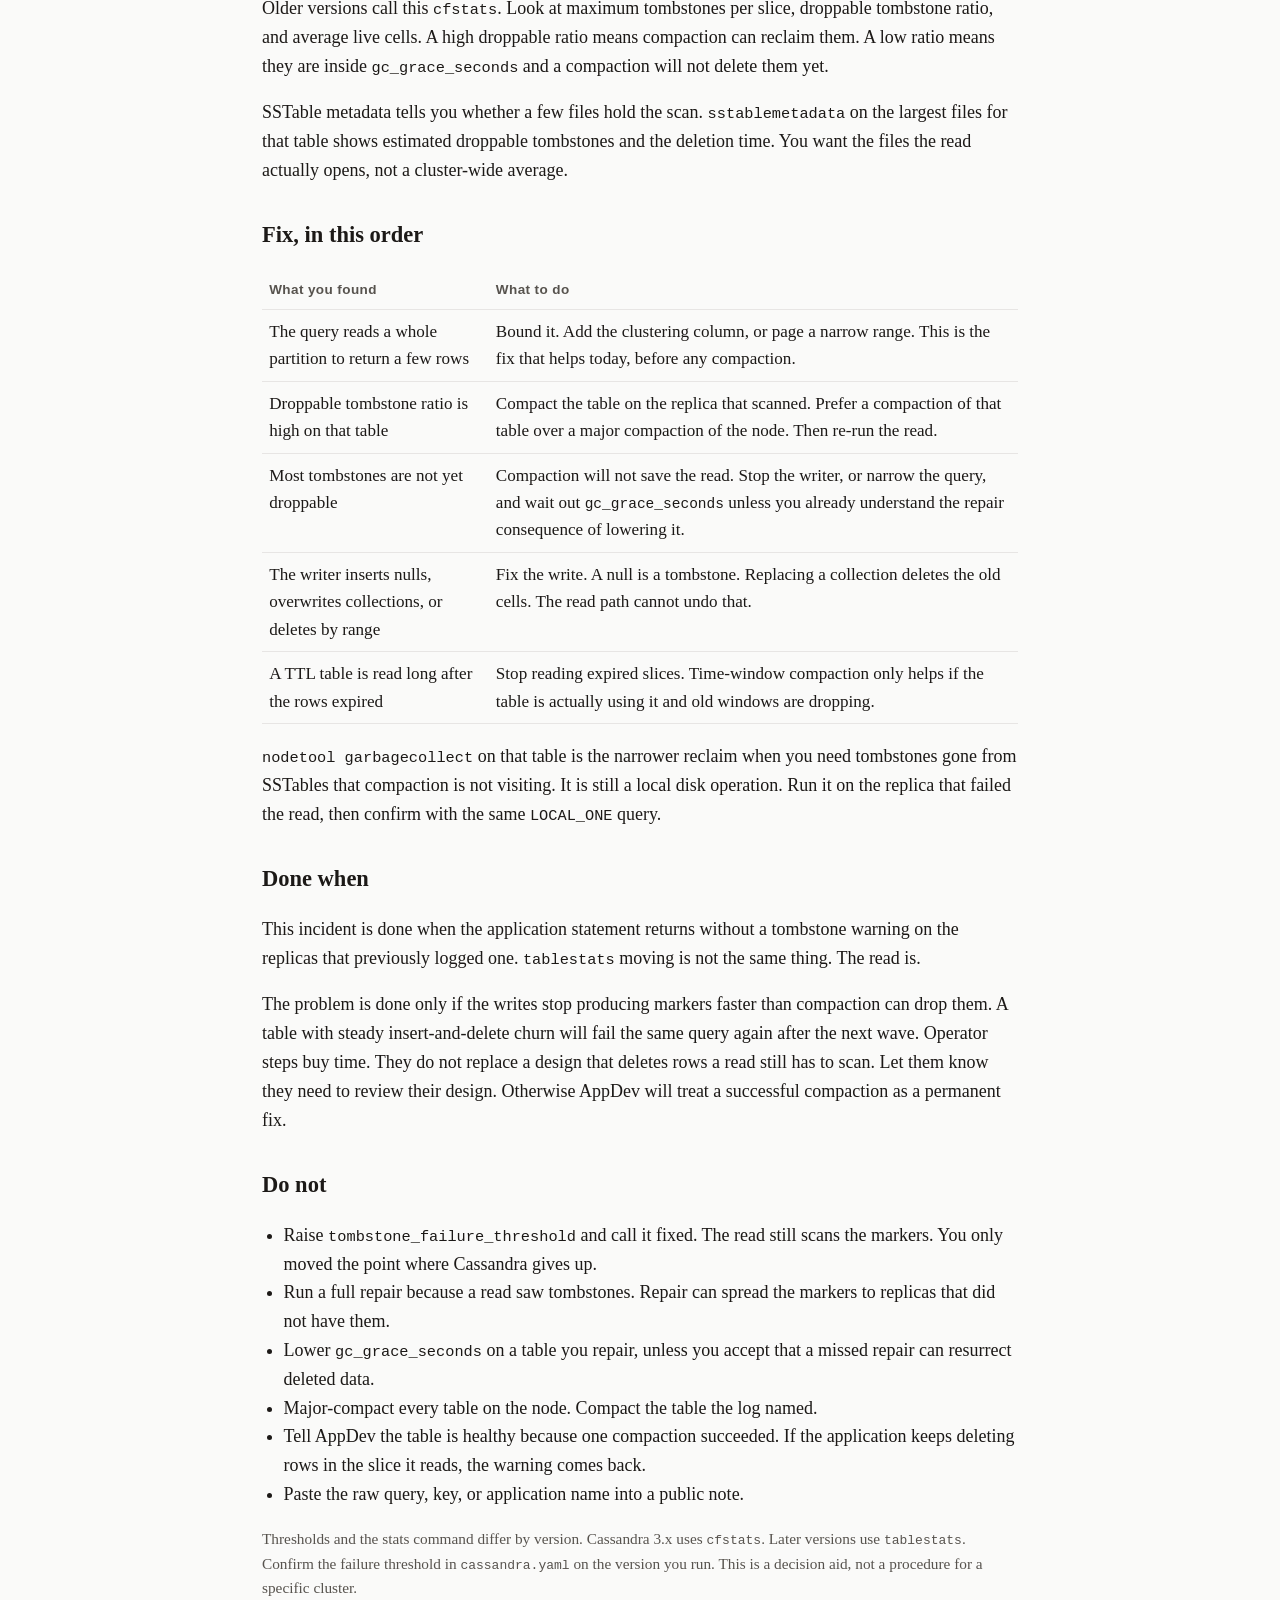
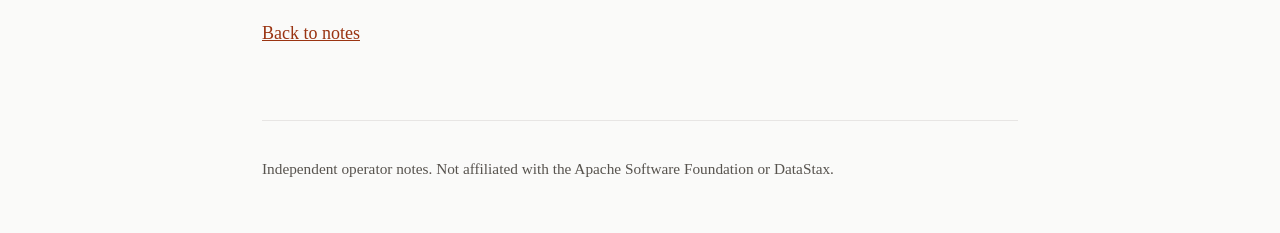
<file: notes/tombstones.html>
<!DOCTYPE html>
<html lang="en">
<head>
  <meta charset="utf-8">
  <meta name="viewport" content="width=device-width, initial-scale=1">
  <title>Tombstones overwhelming a read — Cassandra Runbook</title>
  <meta name="description" content="How to confirm a Cassandra read is scanning tombstones, find the query and table, and decide between a narrower read, compaction, and a data-model fix.">
  <link rel="stylesheet" href="../style.css">
</head>
<body>
  <header>
    <a class="brand" href="../index.html">Cassandra <span>Runbook</span></a>
    <nav>
      <a href="../index.html">All notes</a>
    </nav>
  </header>
  <main>
    <p class="meta">NOTE 03 · READ PATH</p>
    <h1>Tombstones overwhelming a read</h1>
    <p class="lede">The table is up. The query is not. Cassandra had to walk a large number of deletion markers to return a small result, and it stopped or warned before the read finished. This shows up on every supported version. The log line changes slightly. The decision does not.</p>

    <h2>The log</h2>
    <pre><code>Read 12 live rows and 104382 tombstone cells for query
SELECT ... FROM keyspace_name.table_name WHERE ...
(see tombstone_warn_threshold)</code></pre>
    <p>A harder failure is <code>TombstoneOverwhelmingException</code>, or a client <code>ReadTimeout</code> whose server log shows the same scan. The warn threshold is a count of tombstone cells scanned, not a count of deleted partitions. Default warn is often 1000. Default failure is often 100000. Raising either number does not make the read cheap.</p>

    <h2>What it means</h2>
    <p>A tombstone is a marker that a cell, row, or range was deleted or that a TTL expired. Cassandra must read those markers to avoid returning data that should be gone. They are dropped later, at compaction, and only after <code>gc_grace_seconds</code> if repair is how you protect a delete. Until then every read of that slice pays for them.</p>
    <p>The usual writers are a table used as a queue, inserts followed by deletes of the same rows, inserts of nulls, collection overwrites, range deletes, and a query that reads a whole partition to find a few live rows. TTLs on a table that is still read after expiry look the same on the read path.</p>

    <h2>Confirm the query, then the table</h2>
    <ol>
      <li>Take the statement from the log. Note the keyspace, table, partition key, and how wide the slice is. A read of one partition with no clustering bound is the usual offender.</li>
      <li>Find which replica logged it. The client timeout names a coordinator. The tombstone count is on the replica that scanned. Check <code>system.log</code> on the replicas for that token, not only the coordinator.</li>
      <li>Reproduce at <code>LOCAL_ONE</code> from <code>cqlsh</code> on that replica, with the same bounds the application used. If a narrow slice returns quickly and the unbound partition does not, the partition is the problem.</li>
      <li>Turn on tracing for one attempt if the log does not name the table. Do not leave tracing on. One traced read is enough.</li>
    </ol>
    <pre><code>CONSISTENCY LOCAL_ONE;
TRACING ON;
SELECT ... FROM keyspace_name.table_name WHERE pk = ...;</code></pre>

    <h2>See how bad the table is</h2>
    <p>On the replica that logged the scan:</p>
    <pre><code>nodetool tablestats keyspace_name.table_name</code></pre>
    <p>Older versions call this <code>cfstats</code>. Look at maximum tombstones per slice, droppable tombstone ratio, and average live cells. A high droppable ratio means compaction can reclaim them. A low ratio means they are inside <code>gc_grace_seconds</code> and a compaction will not delete them yet.</p>
    <p>SSTable metadata tells you whether a few files hold the scan. <code>sstablemetadata</code> on the largest files for that table shows estimated droppable tombstones and the deletion time. You want the files the read actually opens, not a cluster-wide average.</p>

    <h2>Fix, in this order</h2>
    <table>
      <thead>
        <tr><th>What you found</th><th>What to do</th></tr>
      </thead>
      <tbody>
        <tr><td>The query reads a whole partition to return a few rows</td><td>Bound it. Add the clustering column, or page a narrow range. This is the fix that helps today, before any compaction.</td></tr>
        <tr><td>Droppable tombstone ratio is high on that table</td><td>Compact the table on the replica that scanned. Prefer a compaction of that table over a major compaction of the node. Then re-run the read.</td></tr>
        <tr><td>Most tombstones are not yet droppable</td><td>Compaction will not save the read. Stop the writer, or narrow the query, and wait out <code>gc_grace_seconds</code> unless you already understand the repair consequence of lowering it.</td></tr>
        <tr><td>The writer inserts nulls, overwrites collections, or deletes by range</td><td>Fix the write. A null is a tombstone. Replacing a collection deletes the old cells. The read path cannot undo that.</td></tr>
        <tr><td>A TTL table is read long after the rows expired</td><td>Stop reading expired slices. Time-window compaction only helps if the table is actually using it and old windows are dropping.</td></tr>
      </tbody>
    </table>
    <p><code>nodetool garbagecollect</code> on that table is the narrower reclaim when you need tombstones gone from SSTables that compaction is not visiting. It is still a local disk operation. Run it on the replica that failed the read, then confirm with the same <code>LOCAL_ONE</code> query.</p>

    <h2>Done when</h2>
    <p>This incident is done when the application statement returns without a tombstone warning on the replicas that previously logged one. <code>tablestats</code> moving is not the same thing. The read is.</p>
    <p>The problem is done only if the writes stop producing markers faster than compaction can drop them. A table with steady insert-and-delete churn will fail the same query again after the next wave. Operator steps buy time. They do not replace a design that deletes rows a read still has to scan. Let them know they need to review their design. Otherwise AppDev will treat a successful compaction as a permanent fix.</p>

    <h2>Do not</h2>
    <ul>
      <li>Raise <code>tombstone_failure_threshold</code> and call it fixed. The read still scans the markers. You only moved the point where Cassandra gives up.</li>
      <li>Run a full repair because a read saw tombstones. Repair can spread the markers to replicas that did not have them.</>
      <li>Lower <code>gc_grace_seconds</code> on a table you repair, unless you accept that a missed repair can resurrect deleted data.</li>
      <li>Major-compact every table on the node. Compact the table the log named.</li>
      <li>Tell AppDev the table is healthy because one compaction succeeded. If the application keeps deleting rows in the slice it reads, the warning comes back.</li>
      <li>Paste the raw query, key, or application name into a public note.</li>
    </ul>

    <p class="note">Thresholds and the stats command differ by version. Cassandra 3.x uses <code>cfstats</code>. Later versions use <code>tablestats</code>. Confirm the failure threshold in <code>cassandra.yaml</code> on the version you run. This is a decision aid, not a procedure for a specific cluster.</p>
    <p><a href="../index.html">Back to notes</a></p>
  </main>
  <footer>
    <p>Independent operator notes. Not affiliated with the Apache Software Foundation or DataStax.</p>
  </footer>
</body>
</html>
</file>
<file: style.css>
:root {
  --ink: #1c1917;
  --muted: #57534e;
  --line: #e7e5e4;
  --paper: #fafaf9;
  --card: #ffffff;
  --accent: #9a3412;
  --accent-soft: #ffedd5;
  --max: 42rem;
}
* { box-sizing: border-box; }
html { font-size: 18px; }
body {
  margin: 0;
  color: var(--ink);
  background: var(--paper);
  font-family: Georgia, "Iowan Old Style", "Palatino Linotype", serif;
  line-height: 1.6;
}
a { color: var(--accent); }
header, main, footer { width: min(var(--max), calc(100% - 2rem)); margin: 0 auto; }
header { padding: 1.75rem 0 1rem; border-bottom: 1px solid var(--line); }
.brand { font-variant: small-caps; letter-spacing: 0.04em; text-decoration: none; color: var(--ink); font-size: 1rem; }
.brand span { color: var(--accent); }
nav { margin-top: 0.4rem; font-family: "Segoe UI", sans-serif; font-size: 0.8rem; }
nav a { color: var(--muted); text-decoration: none; margin-right: 1rem; }
nav a:hover { color: var(--ink); }
main { padding: 2rem 0 3rem; }
h1 { font-size: 2rem; line-height: 1.2; margin: 0 0 0.6rem; }
h2 { font-size: 1.25rem; margin: 1.8rem 0 0.4rem; }
.lede { font-size: 1.1rem; color: var(--muted); }
.card {
  background: var(--card);
  border: 1px solid var(--line);
  border-radius: 8px;
  padding: 1rem 1.1rem;
  margin: 1.2rem 0;
}
.card h2 { margin-top: 0; }
.meta { font-family: "Segoe UI", sans-serif; font-size: 0.75rem; color: var(--muted); letter-spacing: 0.02em; }
ul { padding-left: 1.2rem; }
code, .pill {
  font-family: Consolas, "SFMono-Regular", ui-monospace, monospace;
  font-size: 0.85em;
}
.pill {
  display: inline-block;
  background: var(--accent-soft);
  color: var(--accent);
  border-radius: 999px;
  padding: 0.1rem 0.55rem;
  margin-right: 0.3rem;
}
footer { border-top: 1px solid var(--line); padding: 1.2rem 0 2rem; color: var(--muted); font-size: 0.85rem; }
form { display: flex; gap: 0.5rem; flex-wrap: wrap; margin-top: 0.6rem; }
input[type="email"] {
  font: inherit;
  font-size: 0.9rem;
  padding: 0.45rem 0.6rem;
  border: 1px solid var(--line);
  border-radius: 6px;
  min-width: 16rem;
  background: white;
}
button, .button {
  font-family: "Segoe UI", sans-serif;
  background: var(--ink);
  color: white;
  border: 0;
  border-radius: 6px;
  padding: 0.5rem 0.8rem;
  text-decoration: none;
  font-size: 0.85rem;
}
.note { font-size: 0.85rem; color: var(--muted); }
table { width: 100%; border-collapse: collapse; font-size: 0.95rem; margin: 1rem 0; }
th, td { text-align: left; vertical-align: top; border-bottom: 1px solid var(--line); padding: 0.45rem 0.4rem; }
th { font-family: "Segoe UI", sans-serif; font-size: 0.75rem; letter-spacing: 0.03em; color: var(--muted); }
</file>
